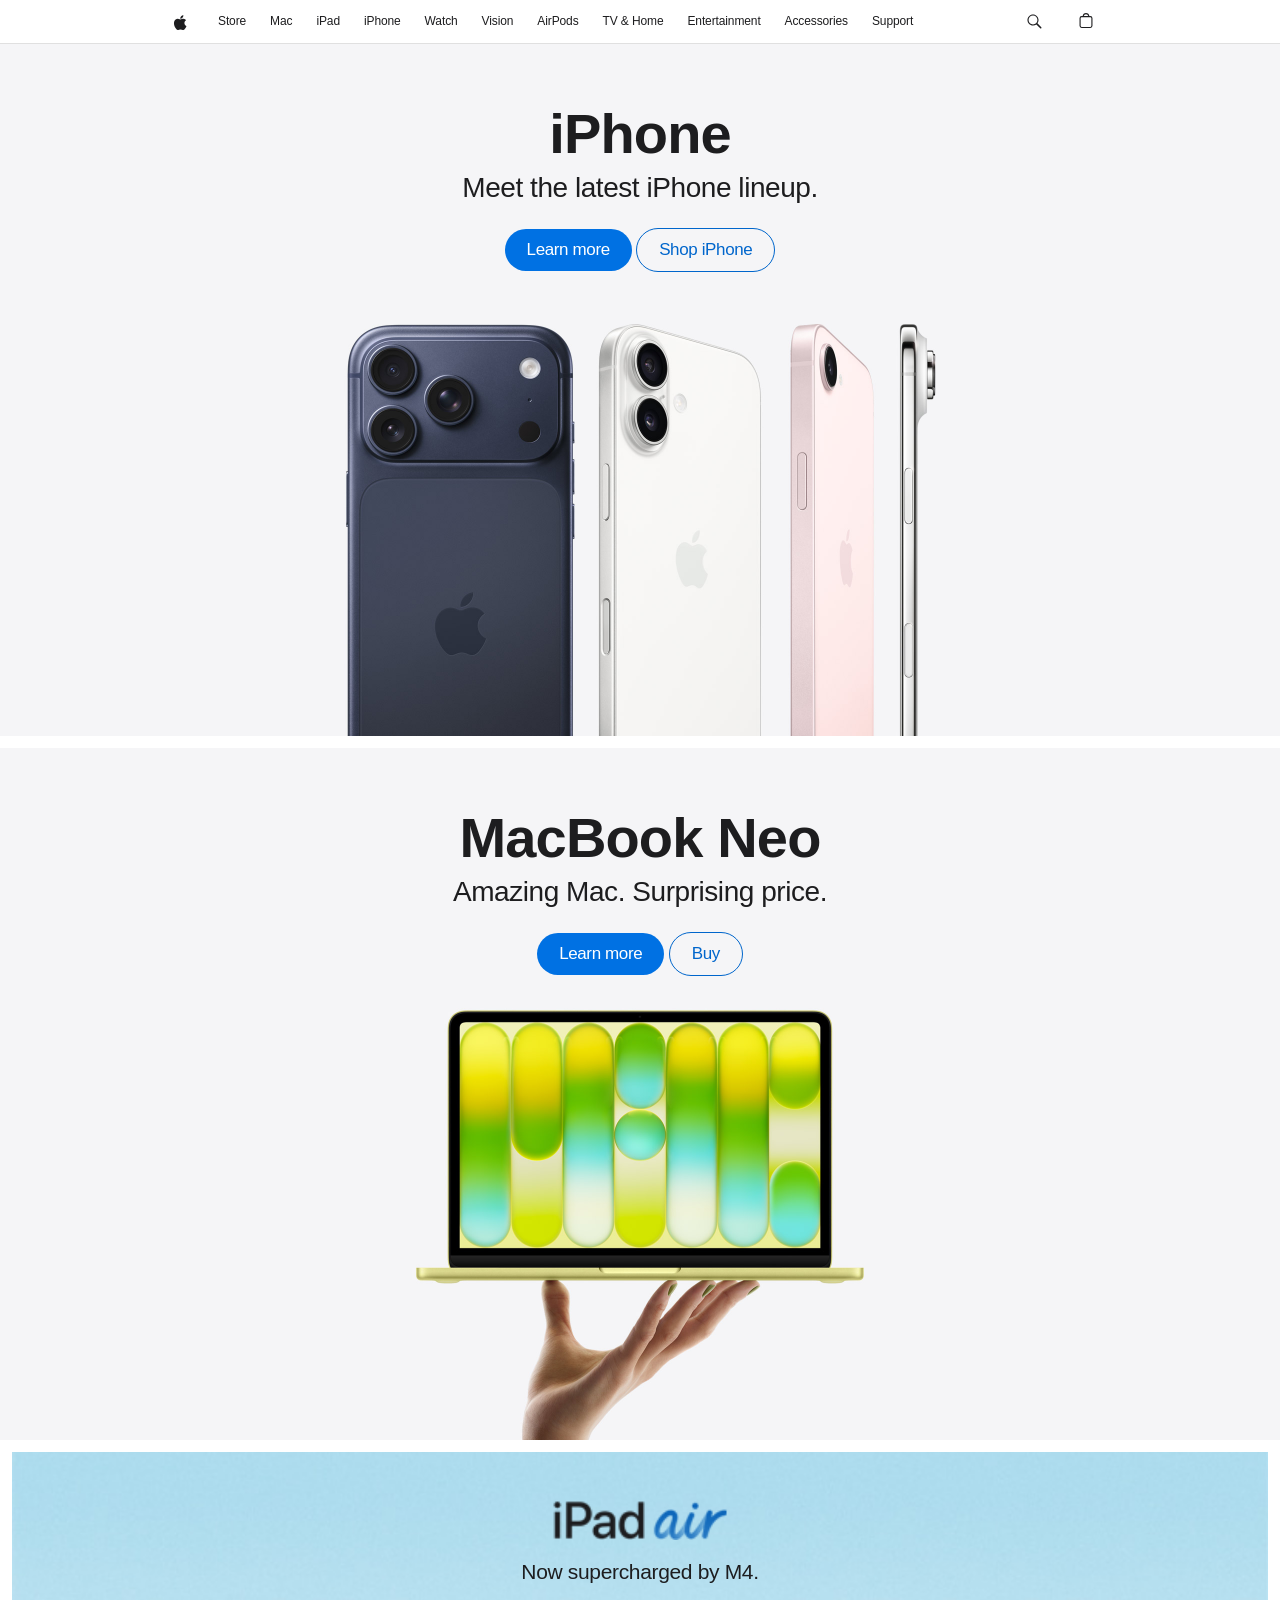
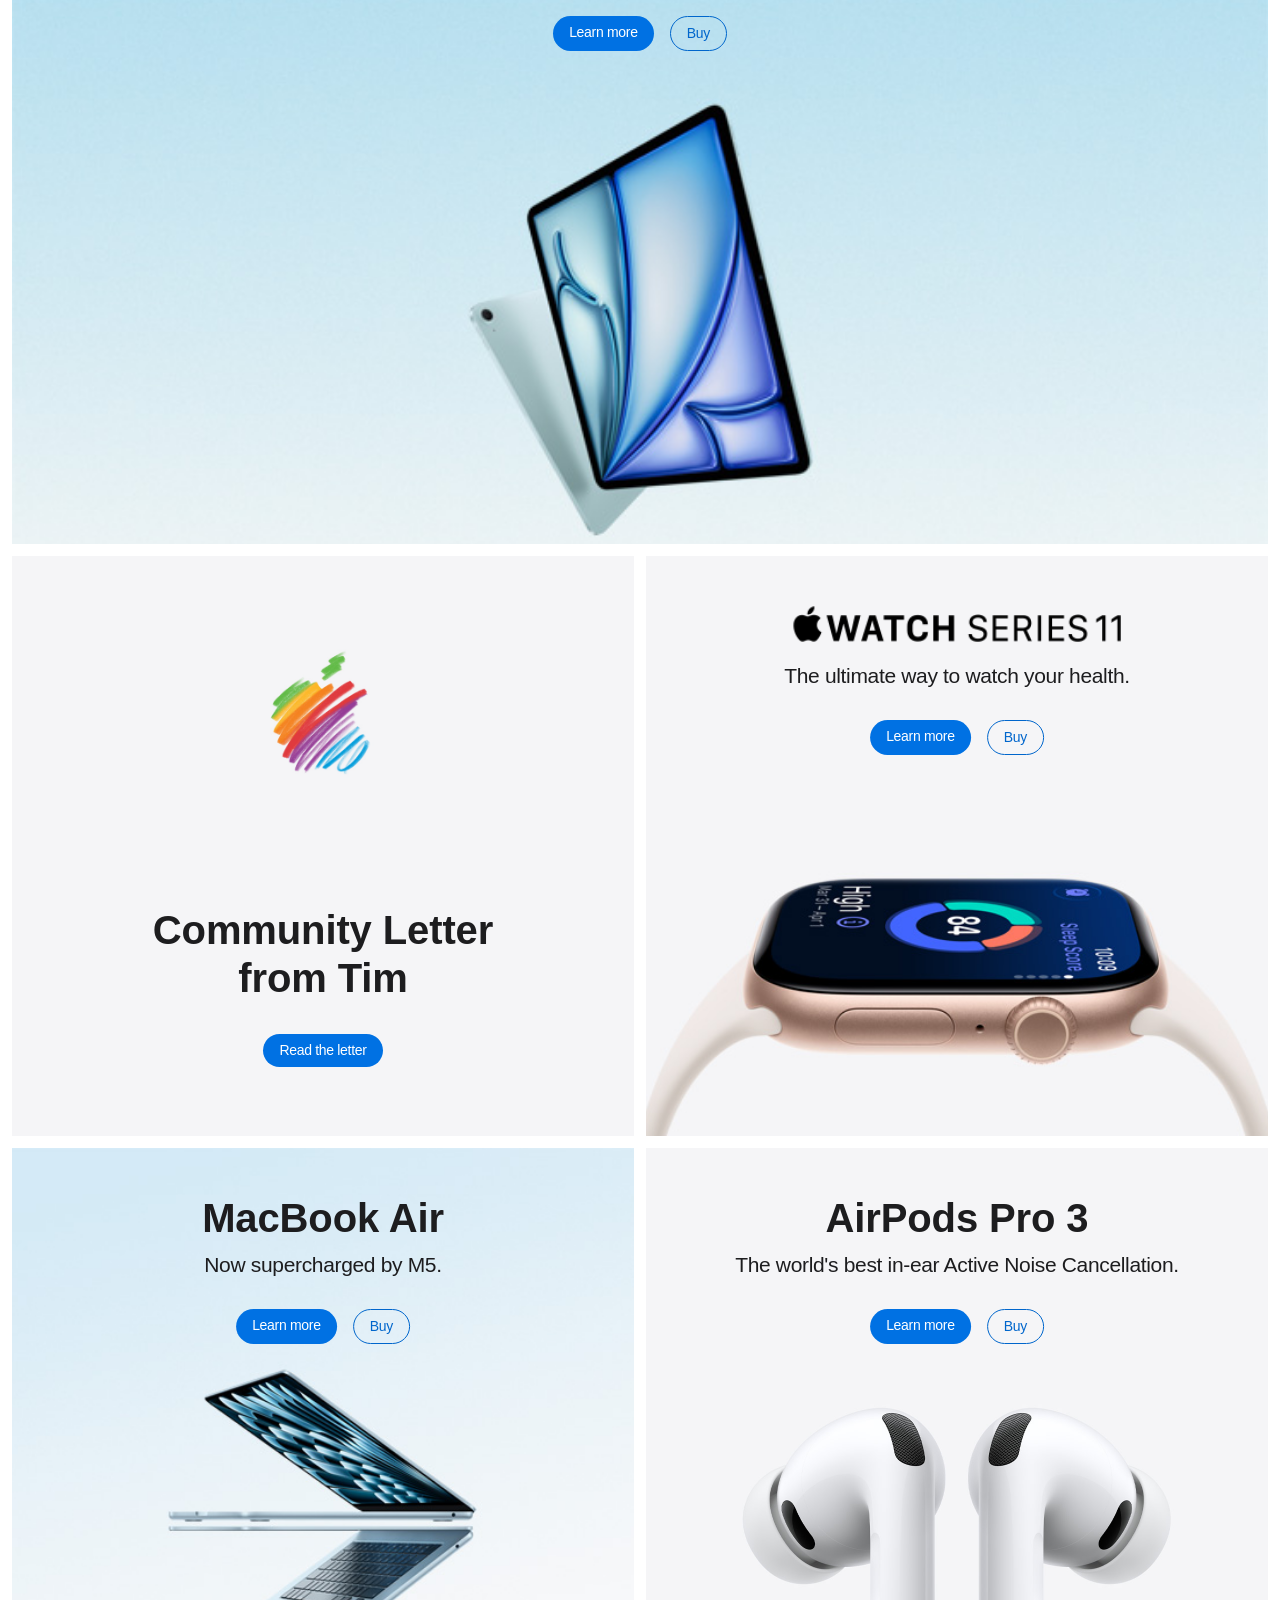
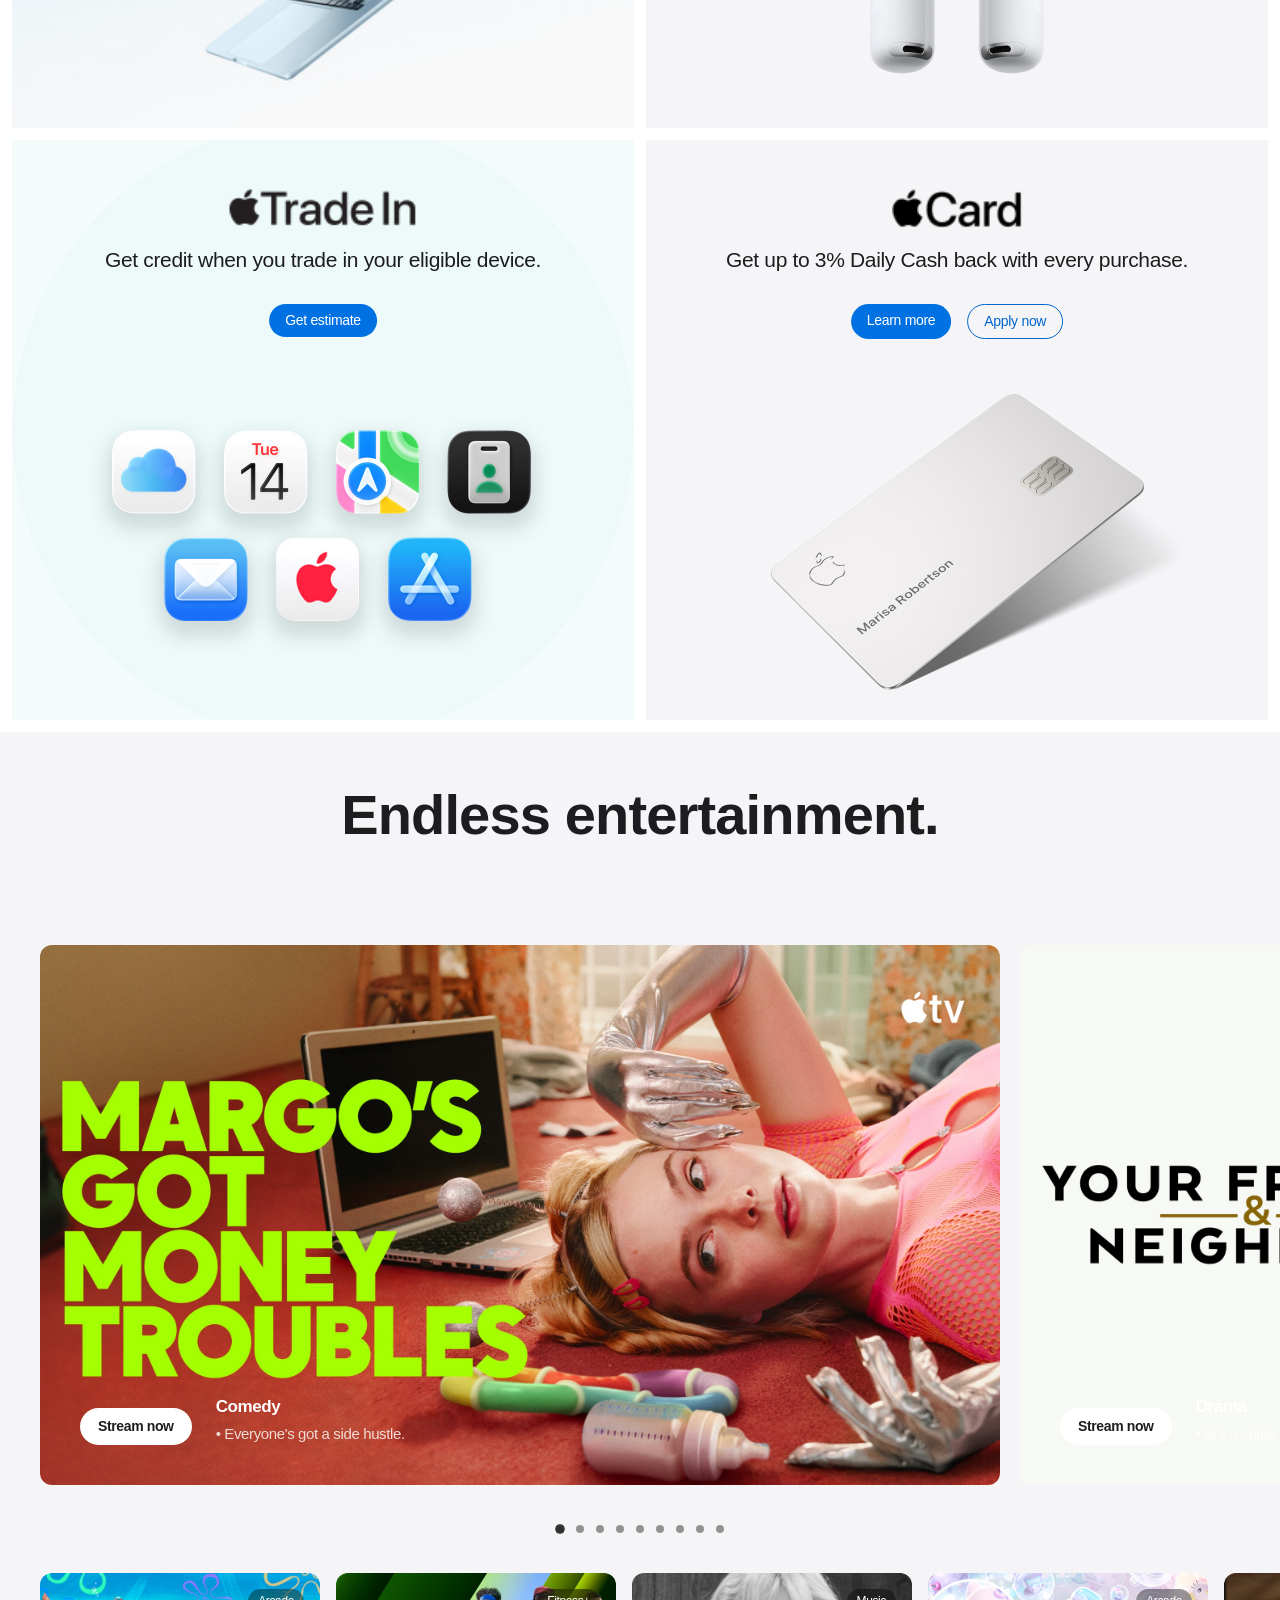
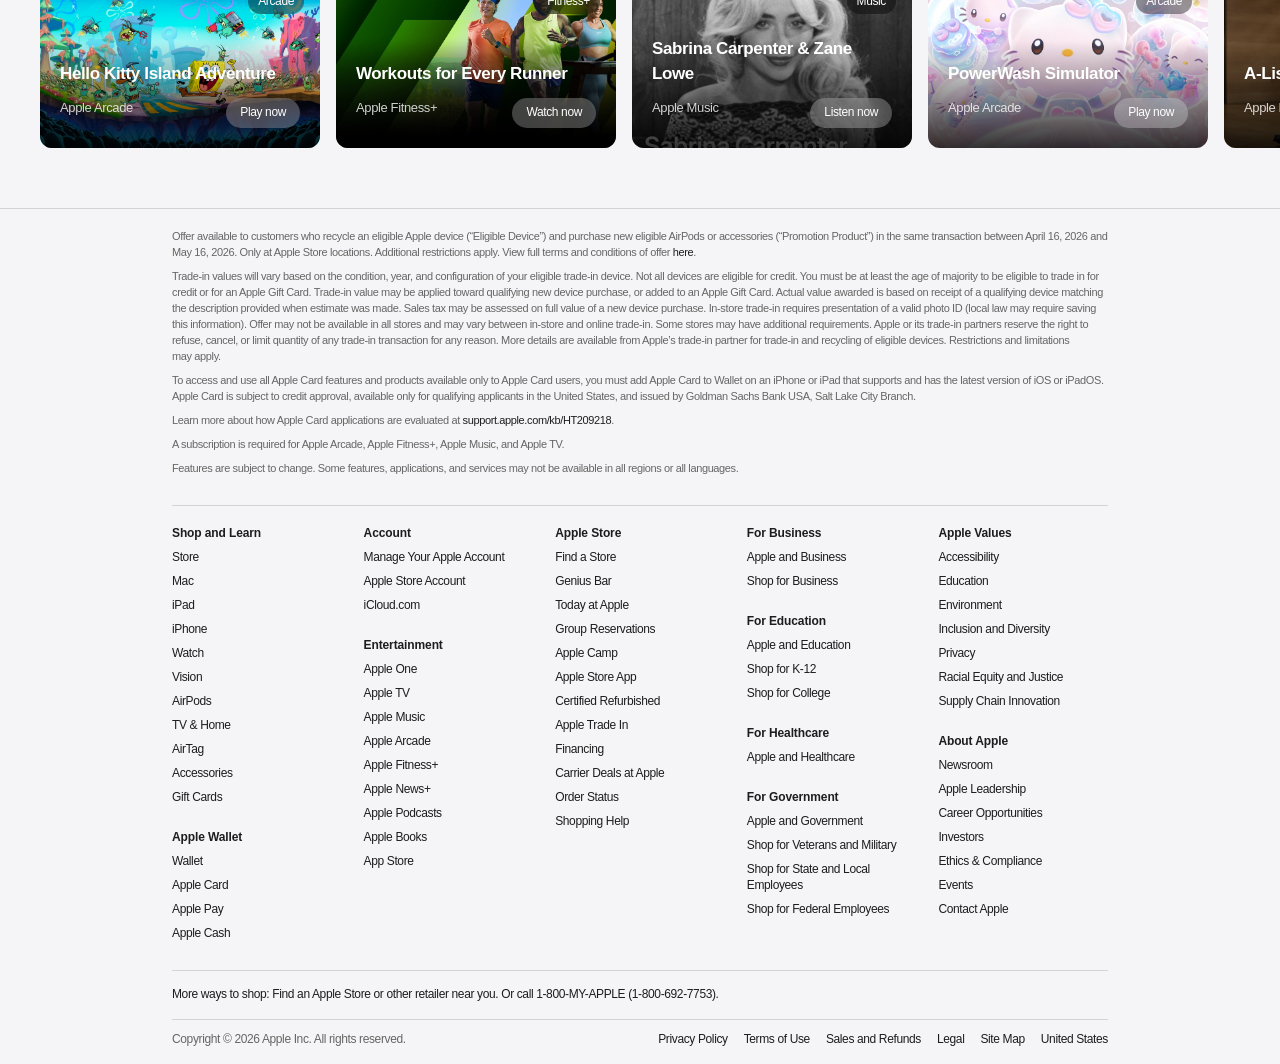
<file: index.html>
<!DOCTYPE html>
<html lang="sv">
<head>
    <meta charset="UTF-8">
    <meta name="viewport" content="width=device-width, initial-scale=1.0">
    <title>Apple</title>
    
    <!-- FontAwesome ikonset -->
    <link rel="stylesheet" href="https://cdnjs.cloudflare.com/ajax/libs/font-awesome/6.5.0/css/all.min.css" />
    
    <!-- Header CSS -->
    <link rel="stylesheet" href="header.css" />
    <!-- Main CSS -->
    <link rel="stylesheet" href="style.css" />
</head>
<body>
    <!-- Header laddas från header.html via JavaScript -->
    <div id="header-container"></div>

    <main class="main">
        <!-- iPhone Hero -->
        <section class="section section-hero">
            <div class="tile-wrapper" data-tile-id="iphone-16">
                <a class="tile-link" href="/iphone-16/"></a>
                <div class="tile-content">
                    <div class="tile-copy-wrapper">
                        <h2 class="tile-headline">iPhone</h2>
                        <p class="tile-subhead">Meet the latest iPhone lineup.</p>
                    </div>
                    <div class="tile-ctas">
                        <a class="button button-elevated" href="/iphone-16/">Learn more</a>
                        <a class="button button-secondary" href="/us/shop/goto/buy_iphone/iphone_16">Shop iPhone</a>
                    </div>
                </div>
                <div class="tile-image-wrapper">
                    <picture>
                        <source media="(max-width: 734px)" srcset="Images/hero_iphone_family__fuz5j2v5xx6y_largetall_2x.jpg">
                        <img src="Images/hero_iphone_family__fuz5j2v5xx6y_largetall_2x.jpg" alt="iPhone">
                    </picture>
                </div>
            </div>
        </section>

        <!-- MacBook Neo Hero -->
        <section class="section section-hero">
            <div class="tile-wrapper" data-tile-id="macbook-neo">
                <a class="tile-link" href="/macbook-neo/"></a>
                <div class="tile-content">
                    <div class="tile-copy-wrapper">
                        <h2 class="tile-headline">MacBook Neo</h2>
                        <p class="tile-subhead">Amazing Mac. Surprising price.</p>
                    </div>
                    <div class="tile-ctas">
                        <a class="button button-elevated" href="/macbook-neo/">Learn more</a>
                        <a class="button button-secondary" href="/us/shop/goto/buy_mac/macbook_neo">Buy</a>
                    </div>
                </div>
                <div class="tile-image-wrapper">
                    <picture>
                        <source media="(max-width: 734px)" srcset="Images/hero_macbook_neo__gnm3snkti4a6_largetall_2x.jpg">
                        <img src="Images/hero_macbook_neo__gnm3snkti4a6_largetall_2x.jpg" alt="MacBook Neo">
                    </picture>
                </div>
            </div>
        </section>

        <!-- iPad Air Hero -->
        <section class="section section-promo">
            <div class="tile-wrapper" style="grid-column:1/-1; min-height:692px;" data-tile-id="ipad-air-m4">
                <a class="tile-link" href="/ipad-air/"></a>
                <div class="tile-content">
                    <div class="tile-copy-wrapper">
                        <div class="tile-logo"><img src="Images/logos/promo_logo_ipad_air__cxpnwthgj5yu_small.png" alt="iPad Air"></div>
                        <p class="tile-subhead">Now supercharged by M4.</p>
                    </div>
                    <div class="tile-ctas">
                        <a class="button" href="/ipad-air/">Learn more</a>
                        <a class="button button-secondary" href="/us/shop/goto/buy_ipad/ipad_air">Buy</a>
                    </div>
                </div>
                <div class="tile-image-wrapper">
                    <picture>
                        <source media="(max-width: 734px)" srcset="Images/promo_ipad_air_m4__f9ie3h3pzr6m_small.jpg">
                        <img src="Images/promo_ipad_air_m4__f9ie3h3pzr6m_large_2x.jpg" alt="iPad Air">
                    </picture>
                </div>
            </div>
        </section>

        <!-- Community Letter + Apple Watch -->
        <section class="section section-promo">
            <div class="tile-wrapper" data-tile-id="community-letter">
                <a class="tile-link" href="#"></a>
                <div class="tile-content">
                    <div class="tile-copy-wrapper">
                        <div class="tile-headline logo-image"><img src="Images/logobig.jpg" alt="Apple"></div>
                        <p class="tile-headline">Community Letter<br>from Tim</p>
                    </div>
                    <div class="tile-ctas"><a class="button" href="#">Read the letter</a></div>
                </div>
            </div>
            <div class="tile-wrapper" data-tile-id="apple-watch-series-11-small">
                <a class="tile-link" href="/apple-watch-series-11/"></a>
                <div class="tile-content">
                    <div class="tile-copy-wrapper">
                        <div class="tile-logo"><img src="Images/promo_logo_apple_watch_series_11__d9br21pxygya_large.png" alt="Apple Watch"></div>
                        <p class="tile-subhead">The ultimate way to watch your health.</p>
                    </div>
                    <div class="tile-ctas">
                        <a class="button" href="/apple-watch-series-11/">Learn more</a>
                        <a class="button button-secondary" href="/us/shop/goto/buy_watch/apple_watch_series_11">Buy</a>
                    </div>
                </div>
                <div class="tile-image-wrapper"><picture>
                        <source media="(max-width: 734px)" srcset="Images/promo_apple_watch_series_11__b63hxviqvonm_small.jpg">
                        <img src="Images/hero_apple_watch_series_11__bdz1mml4dx6q_largetall_2x.jpg" alt="Apple Watch">
                    </picture></div>
            </div>
        </section>

        <!-- MacBook Air + AirPods Pro 3 -->
        <section class="section section-promo">
            <div class="tile-wrapper" data-tile-id="macbook-air-small">
                <a class="tile-link" href="/macbook-air/"></a>
                <div class="tile-content">
                    <div class="tile-copy-wrapper">
                        <h3 class="tile-headline">MacBook Air</h3>
                        <p class="tile-subhead">Now supercharged by M5.</p>
                    </div>
                    <div class="tile-ctas">
                        <a class="button" href="/macbook-air/">Learn more</a>
                        <a class="button button-secondary" href="/us/shop/goto/buy_mac/macbook_air">Buy</a>
                    </div>
                </div>
                <div class="tile-image-wrapper"><picture>
                        <source media="(max-width: 734px)" srcset="Images/promo_macbook_air_m5__dibaetiq7nu6_small.jpg">
                        <img src="Images/promo_macbook_air_m5__dibaetiq7nu6_large_2x.jpg" alt="MacBook Air">
                    </picture></div>
            </div>
            <div class="tile-wrapper" data-tile-id="airpods-pro-3">
                <a class="tile-link" href="/airpods-pro/"></a>
                <div class="tile-content">
                    <div class="tile-copy-wrapper">
                        <h3 class="tile-headline">AirPods Pro 3</h3>
                        <p class="tile-subhead">The world's best in-ear Active Noise Cancellation.</p>
                    </div>
                    <div class="tile-ctas">
                        <a class="button" href="/airpods-pro/">Learn more</a>
                        <a class="button button-secondary" href="/us/shop/goto/buy_airpods/airpods_pro_3">Buy</a>
                    </div>
                </div>
                <div class="tile-image-wrapper"><picture>
                        <source media="(max-width: 734px)" srcset="Images/promo_airpodspro_3__f6xmza7bglei_large_2x.jpg">
                        <img src="Images/promo_airpodspro_3__f6xmza7bglei_large_2x.jpg" alt="AirPods Pro 3">
                    </picture></div>
            </div>
        </section>

        <!-- Trade In + Apple Card -->
        <section class="section section-promo">
            <div class="tile-wrapper" data-tile-id="trade-in">
                <a class="tile-link" href="/trade-in/"></a>
                <div class="tile-content">
                    <div class="tile-copy-wrapper">
                        <div class="tile-logo"><img src="Images/logos/promo_logo_iphone_tradein__7y3gtai5az66_small.png" alt="Trade In"></div>
                        <p class="tile-subhead">Get credit when you trade in your eligible device.</p>
                    </div>
                    <div class="tile-ctas"><a class="button" href="/trade-in/">Get estimate</a></div>
                </div>
                <div class="tile-image-wrapper"><picture>
                        <source media="(max-width: 734px)" srcset="Images/promo_apple_business__fi88n3dz0emq_large_2x.jpg">
                        <img src="Images/promo_apple_business__fi88n3dz0emq_large_2x.jpg" alt="Trade In">
                    </picture></div>
            </div>
            <div class="tile-wrapper" data-tile-id="apple-card">
                <a class="tile-link" href="/apple-card/"></a>
                <div class="tile-content">
                    <div class="tile-copy-wrapper">
                        <div class="tile-logo"><img src="Images/logos/logo__dcojfwkzna2q_small.png" alt="Apple Card"></div>
                        <p class="tile-subhead">Get up to 3% Daily Cash back with every purchase.</p>
                    </div>
                    <div class="tile-ctas">
                        <a class="button" href="/apple-card/">Learn more</a>
                        <a class="button button-secondary" href="/apple-card/apply">Apply now</a>
                    </div>
                </div>
                <div class="tile-image-wrapper"><img src="Images/promo_apple_card__5cm7draujpey_large_2x.jpg" alt="Apple Card"></div>
            </div>
        </section>

        <!-- Endless Entertainment -->
        <section class="section-endless-entertainment-gallery">
            <div class="media-gallery-headline-container">
                <h2 class="media-gallery-headline">Endless entertainment.</h2>
            </div>
            <div class="entertainment-slider-container">
                <div class="entertainment-large-card" id="slide1"><img src="Images/Endlessentertainment/bild1.jpg" alt=""><div class="entertainment-large-card-info"><a href="#" class="entertainment-btn-white">Stream now</a><div class="entertainment-card-text"><span class="entertainment-card-category">Comedy</span><span class="entertainment-card-desc">• Everyone's got a side hustle.</span></div></div></div>
                <div class="entertainment-large-card" id="slide2"><img src="Images/Endlessentertainment/bild2.jpg" alt=""><div class="entertainment-large-card-info"><a href="#" class="entertainment-btn-white">Stream now</a><div class="entertainment-card-text"><span class="entertainment-card-category">Drama</span><span class="entertainment-card-desc">• Is it a crime to want more?</span></div></div></div>
                <div class="entertainment-large-card" id="slide3"><img src="Images/Endlessentertainment/bild3.jpg" alt=""><div class="entertainment-large-card-info"><a href="#" class="entertainment-btn-white">Watch now</a><div class="entertainment-card-text"><span class="entertainment-card-category">Sports</span><span class="entertainment-card-desc">• Every Grand Prix™, live.</span></div></div></div>
                <div class="entertainment-large-card" id="slide4"><img src="Images/Endlessentertainment/bild4.jpg" alt=""><div class="entertainment-large-card-info"><a href="#" class="entertainment-btn-white">Stream now</a><div class="entertainment-card-text"><span class="entertainment-card-category">Crime</span><span class="entertainment-card-desc">• New season.</span></div></div></div>
                <div class="entertainment-large-card" id="slide5"><img src="Images/Endlessentertainment/bild5.jpg" alt=""><div class="entertainment-large-card-info"><a href="#" class="entertainment-btn-white">Watch now</a><div class="entertainment-card-text"><span class="entertainment-card-category">Sports</span><span class="entertainment-card-desc">• Watch every club, every match.</span></div></div></div>
                <div class="entertainment-large-card" id="slide6"><img src="Images/Endlessentertainment/bild6.jpg" alt=""><div class="entertainment-large-card-info"><a href="#" class="entertainment-btn-white">Stream now</a><div class="entertainment-card-text"><span class="entertainment-card-category">Thriller</span><span class="entertainment-card-desc">• They shared everything but the truth.</span></div></div></div>
                <div class="entertainment-large-card" id="slide7"><img src="Images/Endlessentertainment/bild7.jpg" alt=""><div class="entertainment-large-card-info"><a href="#" class="entertainment-btn-white">See schedule</a><div class="entertainment-card-text"><span class="entertainment-card-category">Sports</span><span class="entertainment-card-desc">• Live MLB games, every Friday.</span></div></div></div>
                <div class="entertainment-large-card" id="slide8"><img src="Images/Endlessentertainment/bild8.jpg" alt=""><div class="entertainment-large-card-info"><a href="#" class="entertainment-btn-white">Stream now</a><div class="entertainment-card-text"><span class="entertainment-card-category">Comedy</span><span class="entertainment-card-desc">• Getting it together. Together.</span></div></div></div>
                <div class="entertainment-large-card" id="slide9"><img src="Images/Endlessentertainment/bild10.jpg" alt=""><div class="entertainment-large-card-info"><a href="#" class="entertainment-btn-white">Stream now</a><div class="entertainment-card-text"><span class="entertainment-card-category">Adventure</span><span class="entertainment-card-desc">• A new threat will surface.</span></div></div></div>
            </div>
            <div class="media-gallery-dotnav">
                <ul class="dotnav-items">
                    <li class="dotnav-item current"><a href="#slide1" class="dotnav-link"><span class="visuallyhidden">1</span></a></li>
                    <li class="dotnav-item"><a href="#slide2" class="dotnav-link"><span class="visuallyhidden">2</span></a></li>
                    <li class="dotnav-item"><a href="#slide3" class="dotnav-link"><span class="visuallyhidden">3</span></a></li>
                    <li class="dotnav-item"><a href="#slide4" class="dotnav-link"><span class="visuallyhidden">4</span></a></li>
                    <li class="dotnav-item"><a href="#slide5" class="dotnav-link"><span class="visuallyhidden">5</span></a></li>
                    <li class="dotnav-item"><a href="#slide6" class="dotnav-link"><span class="visuallyhidden">6</span></a></li>
                    <li class="dotnav-item"><a href="#slide7" class="dotnav-link"><span class="visuallyhidden">7</span></a></li>
                    <li class="dotnav-item"><a href="#slide8" class="dotnav-link"><span class="visuallyhidden">8</span></a></li>
                    <li class="dotnav-item"><a href="#slide9" class="dotnav-link"><span class="visuallyhidden">9</span></a></li>
                </ul>
            </div>
            <div class="entertainment-small-grid">
                <div class="entertainment-small-item"><a href="#" class="entertainment-small-link"></a><img src="Images/Endlessentertainment/bildsmå1.jpg" alt=""><div class="entertainment-small-logo">Arcade</div><div class="entertainment-small-content"><div class="entertainment-small-title">Hello Kitty Island Adventure</div><div class="entertainment-small-footer"><span class="entertainment-small-desc">Apple Arcade</span><a href="#" class="entertainment-small-btn">Play now</a></div></div></div>
                <div class="entertainment-small-item"><a href="#" class="entertainment-small-link"></a><img src="Images/Endlessentertainment/bildsmå2.jpg" alt=""><div class="entertainment-small-logo">Fitness+</div><div class="entertainment-small-content"><div class="entertainment-small-title">Workouts for Every Runner</div><div class="entertainment-small-footer"><span class="entertainment-small-desc">Apple Fitness+</span><a href="#" class="entertainment-small-btn">Watch now</a></div></div></div>
                <div class="entertainment-small-item"><a href="#" class="entertainment-small-link"></a><img src="Images/Endlessentertainment/bildsmå3.jpg" alt=""><div class="entertainment-small-logo">Music</div><div class="entertainment-small-content"><div class="entertainment-small-title">Sabrina Carpenter & Zane Lowe</div><div class="entertainment-small-footer"><span class="entertainment-small-desc">Apple Music</span><a href="#" class="entertainment-small-btn">Listen now</a></div></div></div>
                <div class="entertainment-small-item"><a href="#" class="entertainment-small-link"></a><img src="Images/Endlessentertainment/bildsmå4.jpg" alt=""><div class="entertainment-small-logo">Arcade</div><div class="entertainment-small-content"><div class="entertainment-small-title">PowerWash Simulator</div><div class="entertainment-small-footer"><span class="entertainment-small-desc">Apple Arcade</span><a href="#" class="entertainment-small-btn">Play now</a></div></div></div>
                <div class="entertainment-small-item"><a href="#" class="entertainment-small-link"></a><img src="Images/Endlessentertainment/bildsmå5.jpg" alt=""><div class="entertainment-small-logo">Music</div><div class="entertainment-small-content"><div class="entertainment-small-title">A-List Pop</div><div class="entertainment-small-footer"><span class="entertainment-small-desc">Apple Music</span><a href="#" class="entertainment-small-btn">Listen now</a></div></div></div>
                <div class="entertainment-small-item"><a href="#" class="entertainment-small-link"></a><img src="Images/Endlessentertainment/bildsmå6.jpg" alt=""><div class="entertainment-small-logo">Music</div><div class="entertainment-small-content"><div class="entertainment-small-title">New Music Daily</div><div class="entertainment-small-footer"><span class="entertainment-small-desc">Apple Music</span><a href="#" class="entertainment-small-btn">Listen now</a></div></div></div>
                <div class="entertainment-small-item"><a href="#" class="entertainment-small-link"></a><img src="Images/Endlessentertainment/bildsmå7.jpg" alt=""><div class="entertainment-small-logo">Fitness+</div><div class="entertainment-small-content"><div class="entertainment-small-title">Meditation with JoAnna</div><div class="entertainment-small-footer"><span class="entertainment-small-desc">Apple Fitness+</span><a href="#" class="entertainment-small-btn">Watch now</a></div></div></div>
                <div class="entertainment-small-item"><a href="#" class="entertainment-small-link"></a><img src="Images/Endlessentertainment/bildsmå8.jpg" alt=""><div class="entertainment-small-logo">Arcade</div><div class="entertainment-small-content"><div class="entertainment-small-title">SpongeBob: Patty Pursuit 2</div><div class="entertainment-small-footer"><span class="entertainment-small-desc">Apple Arcade</span><a href="#" class="entertainment-small-btn">Play now</a></div></div></div>
                <div class="entertainment-small-item"><a href="#" class="entertainment-small-link"></a><img src="Images/Endlessentertainment/bildsmå9.jpg" alt=""><div class="entertainment-small-logo">Fitness+</div><div class="entertainment-small-content"><div class="entertainment-small-title">Pilates with Marimba</div><div class="entertainment-small-footer"><span class="entertainment-small-desc">Apple Fitness+</span><a href="#" class="entertainment-small-btn">Watch now</a></div></div></div>
            </div>
        </section>
    </main>

    <!-- APPLE GLOBAL FOOTER -->
    <footer class="ac-gf">
        <div class="ac-gf-content">
            <h2 class="ac-gf-label">Apple Footer</h2>
            <section class="ac-gf-sosumi">
                <ol>
                    <li>Offer available to customers who recycle an eligible Apple device (“Eligible Device”) and purchase new eligible AirPods or accessories (“Promotion Product”) in the same transaction between April 16, 2026 and May 16, 2026. Only at Apple Store locations. Additional restrictions apply. View full terms and conditions of offer <a href="/promo/">here</a>.</li>
                    <li>Trade‑in values will vary based on the condition, year, and configuration of your eligible trade‑in device. Not all devices are eligible for credit. You must be at least the age of majority to be eligible to trade in for credit or for an Apple Gift Card. Trade‑in value may be applied toward qualifying new device purchase, or added to an Apple Gift Card. Actual value awarded is based on receipt of a qualifying device matching the description provided when estimate was made. Sales tax may be assessed on full value of a new device purchase. In‑store trade‑in requires presentation of a valid photo ID (local law may require saving this information). Offer may not be available in all stores and may vary between in‑store and online trade‑in. Some stores may have additional requirements. Apple or its trade‑in partners reserve the right to refuse, cancel, or limit quantity of any trade‑in transaction for any reason. More details are available from Apple’s trade-in partner for trade‑in and recycling of eligible devices. Restrictions and limitations may apply.</li>
                </ol>
                <ul>
                    <li>To access and use all Apple Card features and products available only to Apple Card users, you must add Apple Card to Wallet on an iPhone or iPad that supports and has the latest version of iOS or iPadOS. Apple Card is subject to credit approval, available only for qualifying applicants in the United States, and issued by Goldman Sachs Bank USA, Salt Lake City Branch.</li>
                    <li>Learn more about how Apple Card applications are evaluated at <a href="https://support.apple.com/kb/HT209218">support.apple.com/kb/HT209218</a>.</li>
                    <li>A subscription is required for Apple Arcade, Apple Fitness+, Apple Music, and Apple TV.</li>
                    <li>Features are subject to change. Some features, applications, and services may not be available in all regions or all languages.</li>
                </ul>
            </section>
            <nav class="ac-gf-directory">
                <div class="ac-gf-directory-column">
                    <div class="ac-gf-directory-column-section"><h3>Shop and Learn</h3><ul><li><a href="/store">Store</a></li><li><a href="/mac">Mac</a></li><li><a href="/ipad">iPad</a></li><li><a href="/iphone">iPhone</a></li><li><a href="/watch">Watch</a></li><li><a href="/apple-vision-pro">Vision</a></li><li><a href="/airpods">AirPods</a></li><li><a href="/tv-home">TV & Home</a></li><li><a href="/airtag">AirTag</a></li><li><a href="/accessories">Accessories</a></li><li><a href="/gift-cards">Gift Cards</a></li></ul></div>
                    <div class="ac-gf-directory-column-section"><h3>Apple Wallet</h3><ul><li><a href="/wallet">Wallet</a></li><li><a href="/apple-card">Apple Card</a></li><li><a href="/apple-pay">Apple Pay</a></li><li><a href="/apple-cash">Apple Cash</a></li></ul></div>
                </div>
                <div class="ac-gf-directory-column">
                    <div class="ac-gf-directory-column-section"><h3>Account</h3><ul><li><a href="https://account.apple.com">Manage Your Apple Account</a></li><li><a href="/store/account">Apple Store Account</a></li><li><a href="https://icloud.com">iCloud.com</a></li></ul></div>
                    <div class="ac-gf-directory-column-section"><h3>Entertainment</h3><ul><li><a href="/apple-one">Apple One</a></li><li><a href="/apple-tv">Apple TV</a></li><li><a href="/apple-music">Apple Music</a></li><li><a href="/apple-arcade">Apple Arcade</a></li><li><a href="/apple-fitness-plus">Apple Fitness+</a></li><li><a href="/apple-news">Apple News+</a></li><li><a href="/apple-podcasts">Apple Podcasts</a></li><li><a href="/apple-books">Apple Books</a></li><li><a href="/app-store">App Store</a></li></ul></div>
                </div>
                <div class="ac-gf-directory-column">
                    <div class="ac-gf-directory-column-section"><h3>Apple Store</h3><ul><li><a href="/retail">Find a Store</a></li><li><a href="/retail/geniusbar">Genius Bar</a></li><li><a href="/today">Today at Apple</a></li><li><a href="/today/groups">Group Reservations</a></li><li><a href="/today/camp">Apple Camp</a></li><li><a href="https://apps.apple.com/us/app/apple-store/id375380948">Apple Store App</a></li><li><a href="/refurbished">Certified Refurbished</a></li><li><a href="/trade-in">Apple Trade In</a></li><li><a href="/financing">Financing</a></li><li><a href="/carrier-offers">Carrier Deals at Apple</a></li><li><a href="/order-status">Order Status</a></li><li><a href="/help">Shopping Help</a></li></ul></div>
                </div>
                <div class="ac-gf-directory-column">
                    <div class="ac-gf-directory-column-section"><h3>For Business</h3><ul><li><a href="/business">Apple and Business</a></li><li><a href="/retail/business">Shop for Business</a></li></ul></div>
                    <div class="ac-gf-directory-column-section"><h3>For Education</h3><ul><li><a href="/education">Apple and Education</a></li><li><a href="/education/k12/how-to-buy">Shop for K-12</a></li><li><a href="/shop/education">Shop for College</a></li></ul></div>
                    <div class="ac-gf-directory-column-section"><h3>For Healthcare</h3><ul><li><a href="/healthcare">Apple and Healthcare</a></li></ul></div>
                    <div class="ac-gf-directory-column-section"><h3>For Government</h3><ul><li><a href="/government">Apple and Government</a></li><li><a href="/shop/veterans-military">Shop for Veterans and Military</a></li><li><a href="/shop/state-local">Shop for State and Local Employees</a></li><li><a href="/shop/federal">Shop for Federal Employees</a></li></ul></div>
                </div>
                <div class="ac-gf-directory-column">
                    <div class="ac-gf-directory-column-section"><h3>Apple Values</h3><ul><li><a href="/accessibility">Accessibility</a></li><li><a href="/education-initiative">Education</a></li><li><a href="/environment">Environment</a></li><li><a href="/diversity">Inclusion and Diversity</a></li><li><a href="/privacy">Privacy</a></li><li><a href="/racial-equity-justice">Racial Equity and Justice</a></li><li><a href="/supply-chain">Supply Chain Innovation</a></li></ul></div>
                    <div class="ac-gf-directory-column-section"><h3>About Apple</h3><ul><li><a href="/newsroom">Newsroom</a></li><li><a href="/leadership">Apple Leadership</a></li><li><a href="/careers">Career Opportunities</a></li><li><a href="https://investor.apple.com">Investors</a></li><li><a href="/compliance">Ethics & Compliance</a></li><li><a href="/apple-events">Events</a></li><li><a href="/contact">Contact Apple</a></li></ul></div>
                </div>
            </nav>
            <section class="ac-gf-footer">
                <div class="ac-gf-footer-shop">More ways to shop: <a href="/retail/">Find an Apple Store</a> or <a href="https://locate.apple.com/">other retailer</a> near you. <span class="nowrap">Or call <a href="tel:1-800-692-7753">1-800-MY-APPLE</a> (1-800-692-7753).</span></div>
                <div class="ac-gf-footer-end">
                    <div class="ac-gf-footer-legal">
                        <div class="ac-gf-footer-legal-copyright">Copyright © 2026 Apple Inc. All rights reserved.</div>
                        <ul class="ac-gf-footer-legal-links">
                            <li><a href="/legal/privacy">Privacy Policy</a></li>
                            <li><a href="/legal/internet-services/terms/site.html">Terms of Use</a></li>
                            <li><a href="/shop/help/sales_refunds">Sales and Refunds</a></li>
                            <li><a href="/legal">Legal</a></li>
                            <li><a href="/sitemap">Site Map</a></li>
                        </ul>
                    </div>
                    <div class="ac-gf-footer-locale"><a href="/choose-country-region/">United States</a></div>
                </div>
            </section>
        </div>
    </footer>

    <!-- Ladda header från header.html -->
    <script>
        // Ladda header.html innehål in i header-container
        fetch('header.html')
            .then(response => response.text())
            .then(html => {
                // Extrahera bara body-innehål från header.html
                const parser = new DOMParser();
                const doc = parser.parseFromString(html, 'text/html');
                const headerContent = doc.querySelector('header');
                const headerScript = doc.querySelector('script');
                
                if (headerContent) {
                    document.getElementById('header-container').appendChild(headerContent.cloneNode(true));
                }
                
                // Kör header-scriptets funktionalitet
                if (headerScript) {
                    eval(headerScript.textContent);
                }
            })
            .catch(error => console.error('Kunde inte ladda header:', error));
    </script>

    <script>
        // Slider-funktionalitet för stora kort
        const slider = document.querySelector('.entertainment-slider-container');
        const dots = document.querySelectorAll('.dotnav-link');
        const dotItems = document.querySelectorAll('.dotnav-item');
        if (slider && dots.length) {
            const updateDots = () => {
                const scrollLeft = slider.scrollLeft;
                const itemWidth = slider.querySelector('.entertainment-large-card').offsetWidth + 20;
                const index = Math.round(scrollLeft / itemWidth);
                dotItems.forEach((item, i) => {
                    if (i === index) item.classList.add('current');
                    else item.classList.remove('current');
                });
            };
            slider.addEventListener('scroll', updateDots);
            window.addEventListener('resize', updateDots);
            dots.forEach((dot, idx) => {
                dot.addEventListener('click', (e) => {
                    e.preventDefault();
                    const targetId = dot.getAttribute('href').substring(1);
                    const targetElement = document.getElementById(targetId);
                    if (targetElement) {
                        slider.scrollTo({ left: targetElement.offsetLeft - 40, behavior: 'smooth' });
                    }
                });
            });
            updateDots();
        }
    </script>
</body>
</html>
</file>
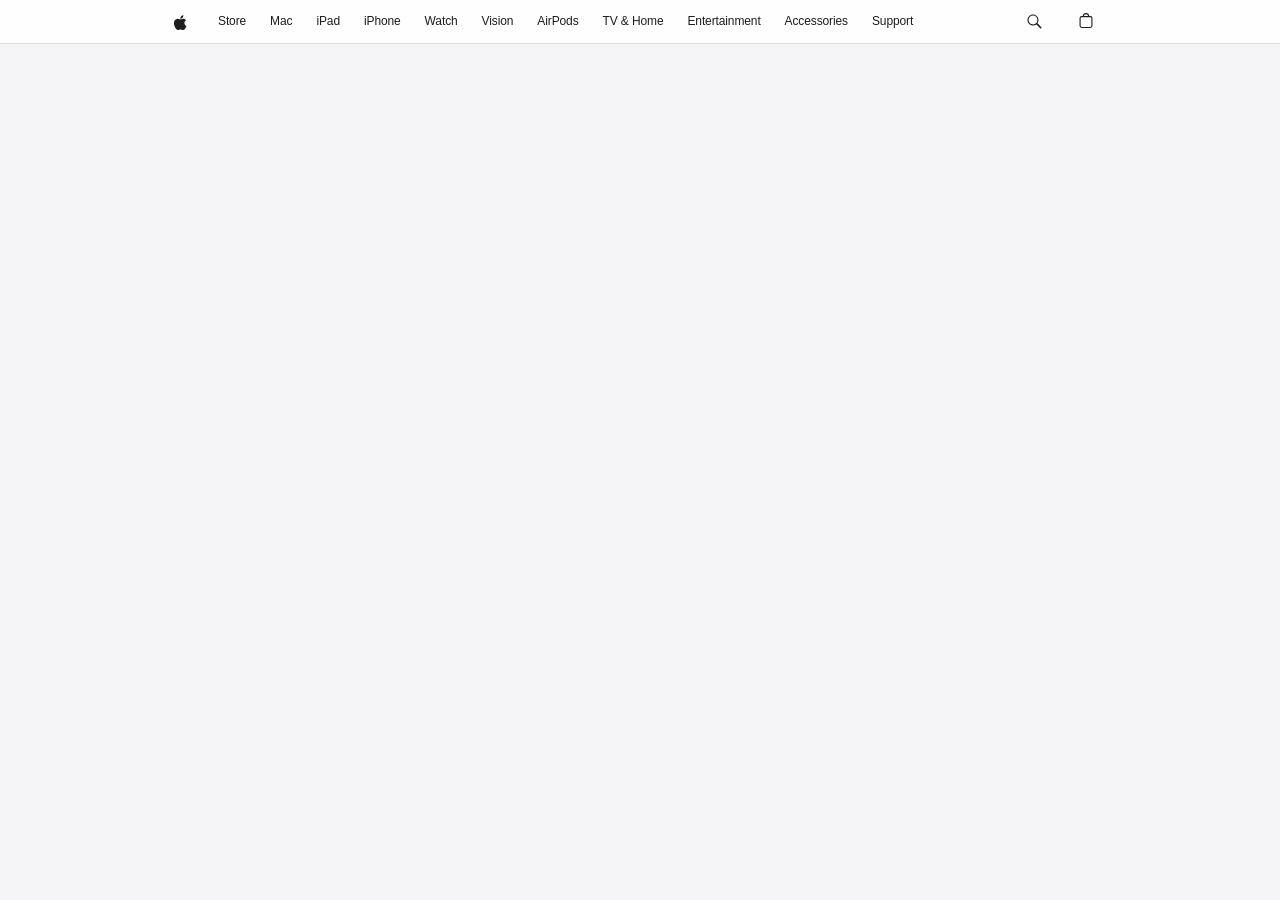
<file: header.html>
<!DOCTYPE html>
<html lang="sv">
<head>
  <meta charset="UTF-8" />
  <meta name="viewport" content="width=device-width, initial-scale=1.0" />
  <title>Apple – Header</title>

  <!-- FontAwesome ikonset (krav för VG) -->
  <link rel="stylesheet" href="https://cdnjs.cloudflare.com/ajax/libs/font-awesome/6.5.0/css/all.min.css" />

  <!-- Extern CSS-fil -->
  <link rel="stylesheet" href="header.css" />
</head>
<body>

  <!-- =============================================
       HEADER / NAVIGERING
  ============================================= -->
  <header class="site-header">
    <nav class="nav-bar" aria-label="Huvudnavigation">

      <div class="nav-inner">

        <!-- Apple-logotyp -->
        <a href="#" class="nav-logo" aria-label="Apple startsida">
          <i class="fa-brands fa-apple"></i>
        </a>

        <!-- Hamburger-knapp (mobil) -->
        <button class="nav-hamburger" aria-label="Öppna meny" aria-expanded="false" id="hamburger">
          <span></span>
          <span></span>
        </button>

        <!-- Navigeringslänkar -->
        <ul class="nav-links" id="nav-links">

          <!-- Store – med dropdown -->
          <li class="nav-item has-dropdown">
            <a href="#" class="nav-link">Store</a>

            <div class="dropdown">
              <div class="dropdown-inner">

                <!-- Kolumn 1: Shop -->
                <div class="dropdown-col">
                  <p class="dropdown-heading">Shop</p>
                  <ul>
                    <li><a class="dropdown-link large" href="#">Shop the Latest</a></li>
                    <li><a class="dropdown-link large" href="#">Mac</a></li>
                    <li><a class="dropdown-link large" href="#">iPad</a></li>
                    <li><a class="dropdown-link large" href="#">iPhone</a></li>
                    <li><a class="dropdown-link large" href="#">Apple Watch</a></li>
                    <li><a class="dropdown-link large" href="#">Apple Vision Pro</a></li>
                    <li><a class="dropdown-link large" href="#">AirPods</a></li>
                    <li><a class="dropdown-link large" href="#">Accessories</a></li>
                  </ul>
                </div>

                <!-- Kolumn 2: Quick Links -->
                <div class="dropdown-col">
                  <p class="dropdown-heading">Quick Links</p>
                  <ul>
                    <li><a class="dropdown-link" href="#">Find a Store</a></li>
                    <li><a class="dropdown-link" href="#">Order Status</a></li>
                    <li><a class="dropdown-link" href="#">Apple Trade In</a></li>
                    <li><a class="dropdown-link" href="#">Financing</a></li>
                    <li><a class="dropdown-link" href="#">Personal Setup</a></li>
                  </ul>
                </div>

                <!-- Kolumn 3: Special Stores -->
                <div class="dropdown-col">
                  <p class="dropdown-heading">Shop Special Stores</p>
                  <ul>
                    <li><a class="dropdown-link" href="#">Certified Refurbished</a></li>
                    <li><a class="dropdown-link" href="#">Education</a></li>
                    <li><a class="dropdown-link" href="#">Business</a></li>
                    <li><a class="dropdown-link" href="#">Veterans and Military</a></li>
                    <li><a class="dropdown-link" href="#">Government</a></li>
                  </ul>
                </div>

              </div>
            </div>
          </li>

          <!-- Mac -->
          <li class="nav-item has-dropdown">
            <a href="#" class="nav-link">Mac</a>
            <div class="dropdown">
              <div class="dropdown-inner">
                <div class="dropdown-col">
                  <p class="dropdown-heading">Utforska Mac</p>
                  <ul>
                    <li><a class="dropdown-link large" href="#">MacBook Air</a></li>
                    <li><a class="dropdown-link large" href="#">MacBook Pro</a></li>
                    <li><a class="dropdown-link large" href="#">iMac</a></li>
                    <li><a class="dropdown-link large" href="#">Mac mini</a></li>
                    <li><a class="dropdown-link large" href="#">Mac Pro</a></li>
                  </ul>
                </div>
                <div class="dropdown-col">
                  <p class="dropdown-heading">Quick Links</p>
                  <ul>
                    <li><a class="dropdown-link" href="#">Jämför</a></li>
                    <li><a class="dropdown-link" href="#">macOS</a></li>
                    <li><a class="dropdown-link" href="#">Apple Trade In</a></li>
                    <li><a class="dropdown-link" href="#">Finansiering</a></li>
                  </ul>
                </div>
              </div>
            </div>
          </li>

          <!-- iPad -->
          <li class="nav-item has-dropdown">
            <a href="#" class="nav-link">iPad</a>
            <div class="dropdown">
              <div class="dropdown-inner">
                <div class="dropdown-col">
                  <p class="dropdown-heading">Utforska iPad</p>
                  <ul>
                    <li><a class="dropdown-link large" href="#">iPad Pro</a></li>
                    <li><a class="dropdown-link large" href="#">iPad Air</a></li>
                    <li><a class="dropdown-link large" href="#">iPad mini</a></li>
                    <li><a class="dropdown-link large" href="#">iPad</a></li>
                  </ul>
                </div>
                <div class="dropdown-col">
                  <p class="dropdown-heading">Tillbehör</p>
                  <ul>
                    <li><a class="dropdown-link" href="#">Apple Pencil</a></li>
                    <li><a class="dropdown-link" href="#">Tangentbord</a></li>
                    <li><a class="dropdown-link" href="#">Fodral</a></li>
                  </ul>
                </div>
              </div>
            </div>
          </li>

          <!-- iPhone -->
          <li class="nav-item has-dropdown">
            <a href="#" class="nav-link">iPhone</a>
            <div class="dropdown">
              <div class="dropdown-inner">
                <div class="dropdown-col">
                  <p class="dropdown-heading">Utforska iPhone</p>
                  <ul>
                    <li><a class="dropdown-link large" href="#">iPhone 16 Pro</a></li>
                    <li><a class="dropdown-link large" href="#">iPhone 16</a></li>
                    <li><a class="dropdown-link large" href="#">iPhone 15</a></li>
                    <li><a class="dropdown-link large" href="#">Jämför</a></li>
                  </ul>
                </div>
                <div class="dropdown-col">
                  <p class="dropdown-heading">Quick Links</p>
                  <ul>
                    <li><a class="dropdown-link" href="#">Apple Trade In</a></li>
                    <li><a class="dropdown-link" href="#">Finansiering</a></li>
                    <li><a class="dropdown-link" href="#">iPhone Tillbehör</a></li>
                  </ul>
                </div>
              </div>
            </div>
          </li>

          <!-- Watch -->
          <li class="nav-item has-dropdown">
            <a href="#" class="nav-link">Watch</a>
            <div class="dropdown">
              <div class="dropdown-inner">
                <div class="dropdown-col">
                  <p class="dropdown-heading">Utforska Watch</p>
                  <ul>
                    <li><a class="dropdown-link large" href="#">Apple Watch Series 11</a></li>
                    <li><a class="dropdown-link large" href="#">Apple Watch Ultra 2</a></li>
                    <li><a class="dropdown-link large" href="#">Apple Watch SE</a></li>
                  </ul>
                </div>
              </div>
            </div>
          </li>

          <!-- Vision -->
          <li class="nav-item">
            <a href="#" class="nav-link">Vision</a>
          </li>

          <!-- AirPods -->
          <li class="nav-item has-dropdown">
            <a href="#" class="nav-link">AirPods</a>
            <div class="dropdown">
              <div class="dropdown-inner">
                <div class="dropdown-col">
                  <p class="dropdown-heading">Utforska AirPods</p>
                  <ul>
                    <li><a class="dropdown-link large" href="#">AirPods 4</a></li>
                    <li><a class="dropdown-link large" href="#">AirPods Pro 2</a></li>
                    <li><a class="dropdown-link large" href="#">AirPods Max</a></li>
                  </ul>
                </div>
              </div>
            </div>
          </li>

          <!-- TV & Home -->
          <li class="nav-item">
            <a href="#" class="nav-link">TV &amp; Home</a>
          </li>

          <!-- Entertainment -->
          <li class="nav-item">
            <a href="#" class="nav-link">Entertainment</a>
          </li>

          <!-- Accessories -->
          <li class="nav-item">
            <a href="#" class="nav-link">Accessories</a>
          </li>

          <!-- Support -->
          <li class="nav-item">
            <a href="/support.html" class="nav-link">Support</a>
          </li>

        </ul>

        <!-- Ikoner: sök + varukorg -->
        <div class="nav-icons">
          <a href="#" class="nav-icon-link" aria-label="Sök">
            <svg xmlns="http://www.w3.org/2000/svg" width="15px" height="44px" viewBox="0 0 15 44"><path d="M14.298,27.202l-3.87-3.87c0.701-0.929,1.122-2.081,1.122-3.332c0-3.06-2.489-5.55-5.55-5.55c-3.06,0-5.55,2.49-5.55,5.55 c0,3.061,2.49,5.55,5.55,5.55c1.251,0,2.403-0.421,3.332-1.122l3.87,3.87c0.151,0.151,0.35,0.228,0.548,0.228 s0.396-0.076,0.548-0.228C14.601,27.995,14.601,27.505,14.298,27.202z M1.55,20c0-2.454,1.997-4.45,4.45-4.45 c2.454,0,4.45,1.997,4.45,4.45S8.454,24.45,6,24.45C3.546,24.45,1.55,22.454,1.55,20z" fill="currentColor"></path></svg>
          </a>
          <a href="#" class="nav-icon-link" aria-label="Varukorg">
            <svg height="44" viewBox="0 0 14 44" width="14" xmlns="http://www.w3.org/2000/svg"><path d="m11.3535 16.0283h-1.0205a3.4229 3.4229 0 0 0 -3.333-2.9648 3.4229 3.4229 0 0 0 -3.333 2.9648h-1.02a2.1184 2.1184 0 0 0 -2.117 2.1162v7.7155a2.1186 2.1186 0 0 0 2.1162 2.1167h8.707a2.1186 2.1186 0 0 0 2.1168-2.1167v-7.7155a2.1184 2.1184 0 0 0 -2.1165-2.1162zm-4.3535-1.8652a2.3169 2.3169 0 0 1 2.2222 1.8652h-4.4444a2.3169 2.3169 0 0 1 2.2222-1.8652zm5.37 11.6969a1.0182 1.0182 0 0 1 -1.0166 1.0171h-8.7069a1.0182 1.0182 0 0 1 -1.0165-1.0171v-7.7155a1.0178 1.0178 0 0 1 1.0166-1.0166h8.707a1.0178 1.0178 0 0 1 1.0164 1.0166z" fill="currentColor"></path></svg>
          </a>
        </div>

      </div>
    </nav>

    <!-- Close-knapp i meny (mobil) - UTANFÖR nav-bar -->
    <button class="nav-close" aria-label="Stäng meny" id="close-btn">
      <i class="fa-solid fa-xmark"></i>
    </button>
  </header>

  <!-- JavaScript för hamburger (mobil) -->
  <script>
    const hamburger = document.getElementById('hamburger');
    const closeBtn = document.getElementById('close-btn');
    const navLinks = document.getElementById('nav-links');
    const navItems = document.querySelectorAll('.nav-link');

    // Öppna meny
    hamburger.addEventListener('click', () => {
      navLinks.classList.add('open');
      hamburger.classList.add('active');
      hamburger.setAttribute('aria-expanded', 'true');
    });

    // Stäng meny
    closeBtn.addEventListener('click', () => {
      navLinks.classList.remove('open');
      hamburger.classList.remove('active');
      hamburger.setAttribute('aria-expanded', 'false');
    });

    // Stäng meny när man klickar på en länk
    navItems.forEach(item => {
      item.addEventListener('click', () => {
        navLinks.classList.remove('open');
        hamburger.classList.remove('active');
        hamburger.setAttribute('aria-expanded', 'false');
      });
    });

    // Stäng meny när man klickar utanför
    document.addEventListener('click', (e) => {
      if (!e.target.closest('.nav-bar') && !e.target.closest('.nav-links') && navLinks.classList.contains('open')) {
        navLinks.classList.remove('open');
        hamburger.classList.remove('active');
        hamburger.setAttribute('aria-expanded', 'false');
      }
    });
  </script>

</body>
</html>
</file>
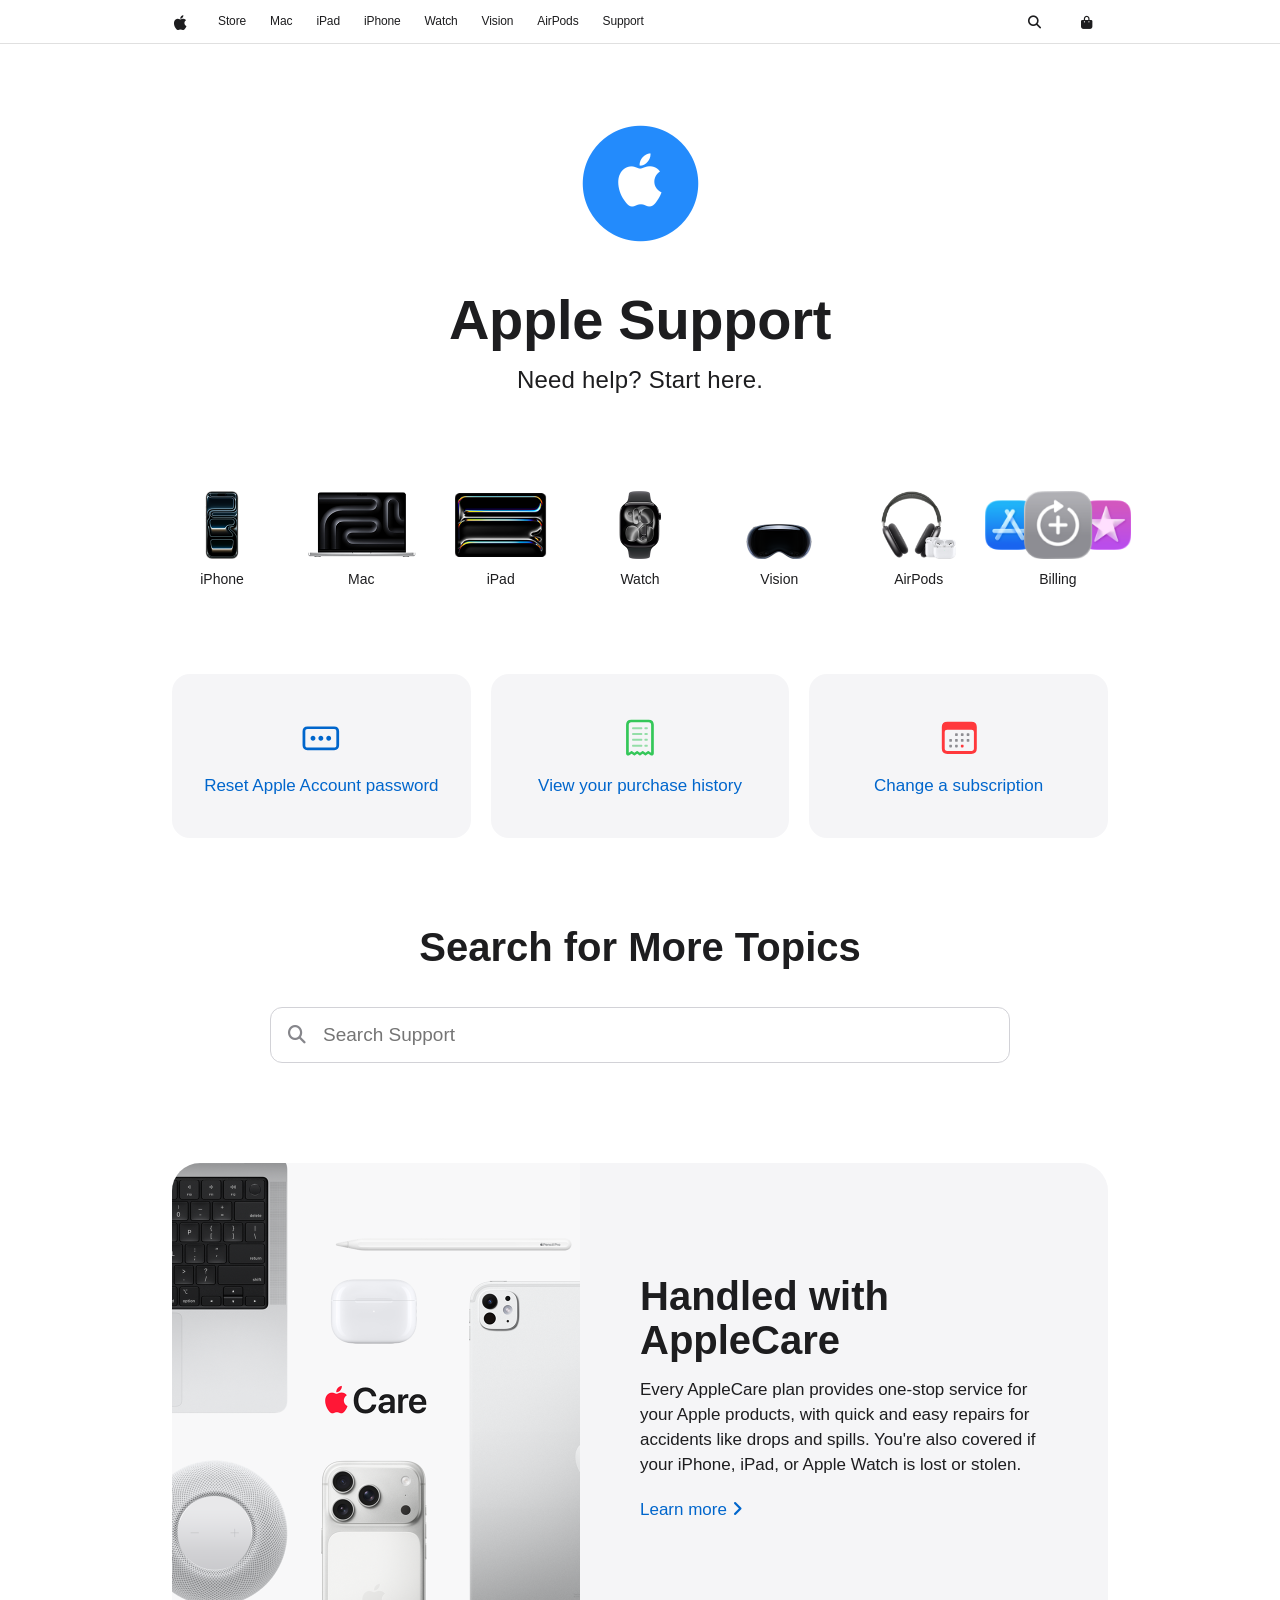
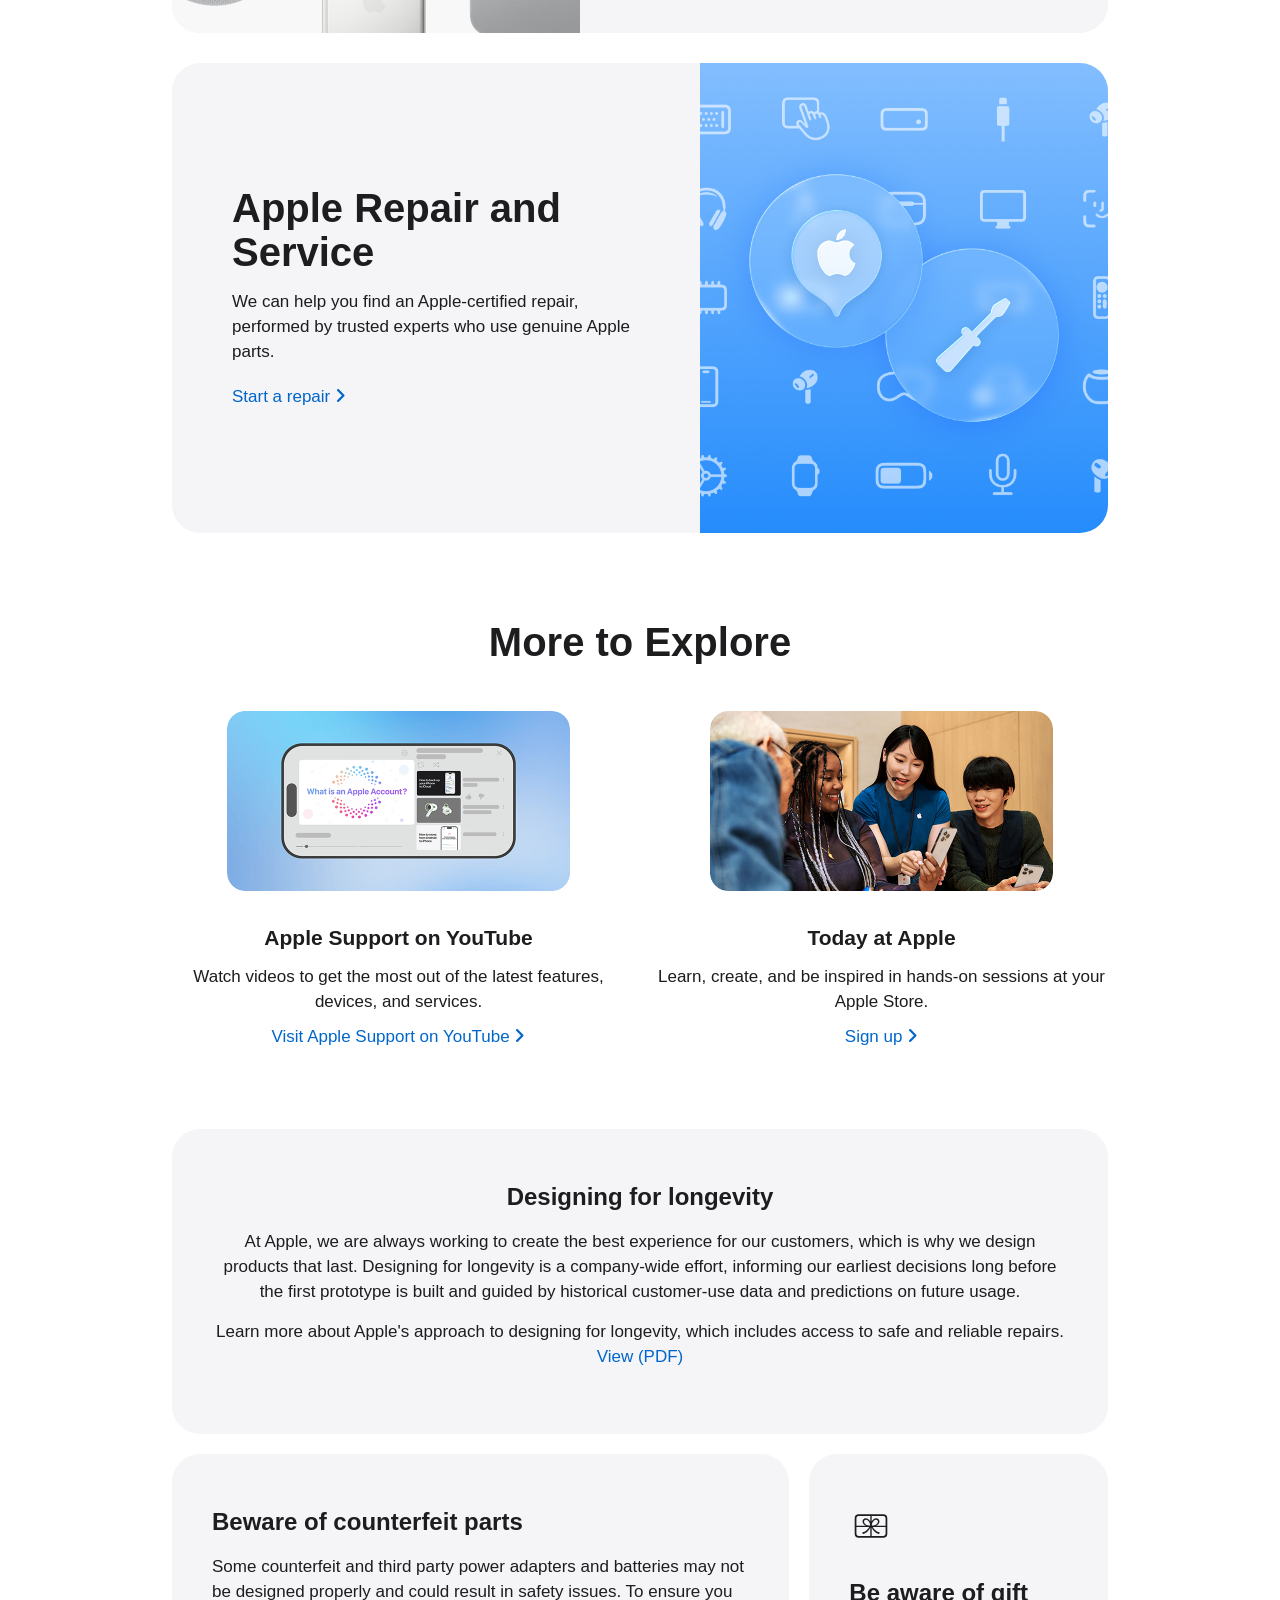
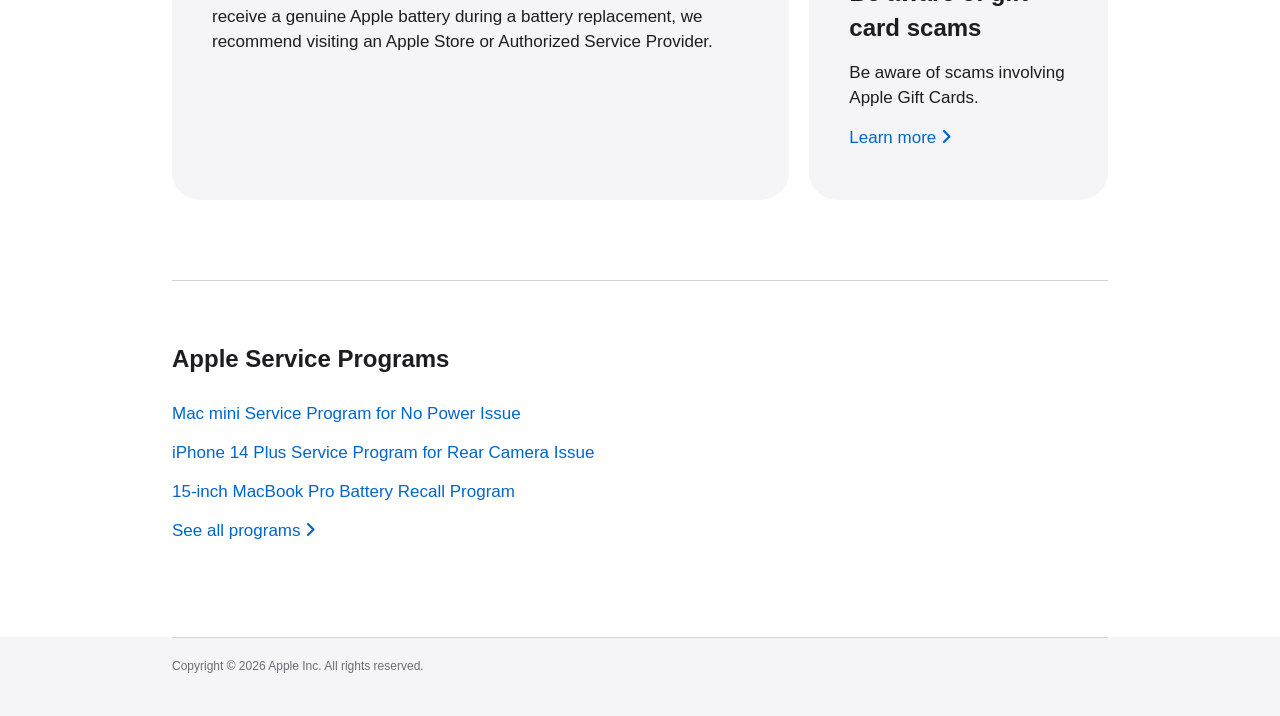
<file: support.html>
<!DOCTYPE html>
<html lang="sv">
<head>
    <meta charset="UTF-8">
    <meta name="viewport" content="width=device-width, initial-scale=1.0">
    <title>Apple Support - Exakta Mått</title>
    <link rel="stylesheet" href="https://cdnjs.cloudflare.com/ajax/libs/font-awesome/6.4.0/css/all.min.css">
    
    <link rel="stylesheet" href="header.css">
    
    <style>
        /* --- TILLÄGG FÖR ATT INTEGRERA NYA HEADERN UTAN ATT DEN SKROLLAR MED --- */
        .site-header {
            position: absolute !important; /* Gör att den stannar längst upp */
            text-align: left;
            padding: 0;
        }

        .site-header img {
            width: auto;
            height: auto;
            margin-bottom: 0;
        }

        /* Justerar din hjälphjälte-header så den hamnar under navbaren */
        header:not(.site-header) {
            padding: 104px 0 40px; 
        }

        /* --- DIN BEFINTLIGA KOD NEDAN --- */
        :root {
            --bg-gray: #f5f5f7;
            --text-main: #1d1d1f;
            --link-blue: #0066cc;
            --border-color: #d2d2d7;
        }

        body {
            font-family: -apple-system, BlinkMacSystemFont, "SF Pro Text", "SF Pro Icons", "Helvetica Neue", Helvetica, Arial, sans-serif;
            -webkit-font-smoothing: antialiased;
            margin: 0;
            color: var(--text-main);
            line-height: 1.47059;
            background-color: #fff;
        }

        a {
            text-decoration: none;
            color: var(--link-blue);
        }

        a:hover {
            text-decoration: underline;
        }

        ul {
            list-style: none;
            padding: 0;
            margin: 0;
        }

        .container {
            max-width: 980px;
            margin: 0 auto;
            padding: 0 22px;
        }

        header {
            text-align: center;
            padding: 104px 0 40px;
        }

        .hero-logo {
            width: 159px;
            height: 159px;
            margin-bottom: 20px;
        }

        h1 {
            font-size: 56px;
            font-weight: 600;
            letter-spacing: -0.005em;
            line-height: 1.07143;
            margin: 0;
        }

        .intro-text {
            font-size: 24px;
            font-weight: 400;
            letter-spacing: .009em;
            margin-top: 12px;
        }

        .product-grid {
            display: flex; 
            justify-content: space-between;
            margin: 54px 0 85px 0;
            text-align: center;
        }

        .product-item {
            color: var(--text-main);
            display: flex;
            flex-direction: column;
            align-items: center;
            width: 100px;
            transition: opacity 0.3s;
        }

        .product-item:hover { opacity: 0.8; text-decoration: none; }

        .product-item img {
            height: 68px;
            margin-bottom: 12px;
            object-fit: contain;
        }

        .product-item span {
            font-size: 14px;
            font-weight: 400;
            line-height: 1.28571;
        }

        .tiles-grid {
            display: grid;
            grid-template-columns: repeat(3, 1fr); 
            gap: 20px;
            margin-bottom: 80px;
        }

        .tile {
            background-color: var(--bg-gray);
            border-radius: 18px;
            height: 164px;
            display: flex;
            flex-direction: column;
            justify-content: center;
            align-items: center;
            padding: 0 20px;
            text-align: center;
            transition: transform 0.3s cubic-bezier(0, 0, .5, 1);
            box-sizing: border-box;
        }

        .tile:hover { transform: scale(1.02); text-decoration: none; }

        .tile img {
            height: 44px; 
            width: 44px;
            margin-bottom: 15px;
        }

        .tile p {
            font-size: 17px; 
            font-weight: 400;
            margin: 0;
            color: var(--link-blue);
            line-height: 1.23536;
        }

        .search-section {
            text-align: center;
            margin: 60px 0 100px;
        }

        .search-section h2 {
            font-size: 40px;
            font-weight: 600;
            margin-bottom: 30px;
            color: var(--text-main);
            letter-spacing: 0em;
        }

        .search-box {
            position: relative;
            max-width: 740px;
            margin: 0 auto;
        }

        .search-box input {
            width: 100%;
            height: 56px;
            padding: 0 20px 0 52px; 
            font-size: 19px;
            border: 1px solid var(--border-color);
            border-radius: 12px; 
            outline: none;
            box-sizing: border-box;
            background: #fff;
        }

        .search-box i {
            position: absolute;
            left: 18px;
            top: 50%;
            transform: translateY(-50%);
            color: #86868b;
            font-size: 18px;
        }

        .bento-grid {
            display: flex;
            flex-direction: column;
            gap: 30px;
            margin-bottom: 80px;
        }

        .bento-card {
            display: flex;
            background-color: var(--bg-gray);
            border-radius: 28px; 
            overflow: hidden;
            min-height: 470px;
        }

        .bento-img, .bento-text {
            flex: 1; 
        }

        .bento-img img {
            width: 100%;
            height: 100%;
            object-fit: cover;
        }

        .bento-text {
            padding: 60px; 
            display: flex;
            flex-direction: column;
            justify-content: center;
            text-align: left;
        }

        .bento-text h2 {
            font-size: 40px; 
            font-weight: 600;
            letter-spacing: 0em;
            margin: 0 0 15px 0;
            line-height: 1.1;
        }

        .bento-text p {
            font-size: 17px;
            line-height: 1.47059;
            margin: 0 0 20px 0;
        }
        
        .bento-text a {
            font-size: 17px;
            font-weight: 400;
        }

        .explore-section {
            text-align: center;
            margin-bottom: 80px;
        }

        .explore-section h2 {
            font-size: 40px;
            font-weight: 600;
            margin-bottom: 40px;
        }

        .explore-grid {
            display: flex;
            gap: 30px;
        }

        .explore-card {
            flex: 1;
            text-align: center;
        }

        .explore-card img {
            width: 100%;
            max-width: 343px;
            border-radius: 18px;
            margin-bottom: 25px;
        }

        .explore-card h3 {
            font-size: 21px;
            font-weight: 600;
            margin: 0 0 10px 0;
            color: var(--text-main);
        }
        
        .explore-card p, .explore-card a {
            font-size: 17px;
            margin: 0 0 10px 0;
        }

        .info-grid {
            display: grid;
            grid-template-columns: repeat(3, 1fr); 
            gap: 20px;
            margin-bottom: 80px;
        }

        .info-card {
            background-color: var(--bg-gray);
            border-radius: 28px;
            padding: 50px 40px;
            text-align: left;
        }

        .info-card h3 {
            font-size: 24px;
            font-weight: 600;
            margin: 0 0 15px 0;
        }

        .info-card p, .info-card a {
            font-size: 17px;
            margin: 0 0 15px 0;
        }

        .giftcard-icon {
            height: 44px;
            margin-bottom: 20px;
        }

        .span-3 { grid-column: span 3; text-align: center; } 
        .span-2 { grid-column: span 2; } 
        .span-1 { grid-column: span 1; } 

        .service-programs {
            border-top: 1px solid var(--border-color);
            padding: 60px 0;
            margin-bottom: 20px;
        }

        .service-programs h2 {
            font-size: 24px;
            font-weight: 600;
            margin: 0 0 25px 0;
        }

        .service-programs li {
            margin-bottom: 14px;
        }

        .service-programs a {
            font-size: 17px;
        }

        footer {
            background-color: var(--bg-gray);
            padding: 0 0 40px 0;
            font-size: 12px;
            color: #6e6e73;
        }

        .footer-breadcrumbs {
            padding: 17px 0;
            border-bottom: 1px solid var(--border-color);
            margin-bottom: 20px;
            color: var(--text-main);
            font-size: 12px;
        }

        .footer-breadcrumbs i.fa-apple {
            font-size: 14px;
        }

        .footer-breadcrumbs i.fa-angle-right {
            font-size: 10px;
            margin: 0 10px;
            color: #86868b;
        }

        .footer-directory {
            display: grid;
            grid-template-columns: repeat(4, 1fr);
            gap: 20px;
            padding-bottom: 20px;
        }

        .footer-column h3 {
            font-size: 12px;
            color: var(--text-main);
            margin: 0 0 10px 0;
            font-weight: 600;
        }

        .footer-column li {
            margin-bottom: 6px;
        }

        .footer-column a {
            color: #424245; 
        }
        
        .footer-legal {
            margin-top: 20px;
            padding-top: 20px;
            border-top: 1px solid var(--border-color);
            display: flex;
            justify-content: space-between;
            align-items: center;
            flex-wrap: wrap;
            gap: 15px;
        }

        .footer-legal-links a {
            color: #424245;
            margin-right: 15px;
            border-right: 1px solid var(--border-color);
            padding-right: 15px;
        }

        .footer-legal-links a:last-child {
            border-right: none;
        }

        .footer-locale {
            color: #424245;
            font-weight: 400;
        }

        @media (max-width: 768px) {
            h1 { font-size: 40px; }
            .product-grid { 
                gap: 20px; 
                justify-content: flex-start;
                overflow-x: auto;
                padding-bottom: 20px;
            }
            .tiles-grid { grid-template-columns: 1fr; }
            .tile { height: auto; padding: 40px 20px; }
            
            .bento-card { flex-direction: column; }
            .bento-text { padding: 40px 20px; }
            .explore-grid { flex-direction: column; align-items: center;}
            
            .info-grid { grid-template-columns: 1fr; }
            .span-3, .span-2, .span-1 { grid-column: span 1; text-align: left; } 
            .footer-directory { grid-template-columns: repeat(2, 1fr); } 
            .footer-legal { flex-direction: column; align-items: flex-start; }
        }
    </style>
</head>
<body>

    <header class="site-header">
        <nav class="nav-bar" aria-label="Huvudnavigation">
          <div class="nav-inner">
            <a href="#" class="nav-logo" aria-label="Apple startsida">
              <i class="fa-brands fa-apple"></i>
            </a>
            <button class="nav-hamburger" aria-label="Öppna meny" aria-expanded="false" id="hamburger">
              <span></span><span></span><span></span>
            </button>
            <ul class="nav-links" id="nav-links">
              <li class="nav-item"><a href="#" class="nav-link">Store</a></li>
              <li class="nav-item"><a href="#" class="nav-link">Mac</a></li>
              <li class="nav-item"><a href="#" class="nav-link">iPad</a></li>
              <li class="nav-item"><a href="#" class="nav-link">iPhone</a></li>
              <li class="nav-item"><a href="#" class="nav-link">Watch</a></li>
              <li class="nav-item"><a href="#" class="nav-link">Vision</a></li>
              <li class="nav-item"><a href="#" class="nav-link">AirPods</a></li>
              <li class="nav-item"><a href="#" class="nav-link">Support</a></li>
            </ul>
            <div class="nav-icons">
              <a href="#" class="nav-icon-link"><i class="fa-solid fa-magnifying-glass"></i></a>
              <a href="#" class="nav-icon-link"><i class="fa-solid fa-bag-shopping"></i></a>
            </div>
          </div>
        </nav>
        <button class="nav-close" aria-label="Stäng meny" id="close-btn"><i class="fa-solid fa-xmark"></i></button>
    </header>
    <header>
        <div class="container">
            <img src="supportImages/support-home-apple-logo-circle-blue.png" alt="Logo" class="hero-logo">
            <h1>Apple Support</h1>
            <p class="intro-text">Need help? Start here.</p>
        </div>
    </header>

    <main class="container">
        
        <section class="product-grid">
            <a href="#" class="product-item">
                <img src="supportImages/image-grid-iphone-nav_2x.png" alt="iPhone">
                <span>iPhone</span>
            </a>
            <a href="#" class="product-item">
                <img src="supportImages/image-grid-mac-nav_2x.png" alt="Mac">
                <span>Mac</span>
            </a>
            <a href="#" class="product-item">
                <img src="supportImages/image-grid-ipad-tn_2x.png" alt="iPad">
                <span>iPad</span>
            </a>
            <a href="#" class="product-item">
                <img src="supportImages/image-grid-watch_2x.png" alt="Watch">
                <span>Watch</span>
            </a>
            <a href="#" class="product-item">
                <img src="supportImages/image-grid-apple-vision-pro_2x.png" alt="Vision">
                <span>Vision</span>
            </a>
            <a href="#" class="product-item">
                <img src="supportImages/image-grid-airpods_2x.png" alt="AirPods">
                <span>AirPods</span>
            </a>
            <a href="#" class="product-item">
                <img src="supportImages/image-grid-billing-subscriptions-nav_2x.png" alt="Billing">
                <span>Billing</span>
            </a>
        </section>

        <section class="tiles-grid">
            <a href="#" class="tile">
                <img src="supportImages/icon-apple-account-password-open.svg" alt="Password">
                <p>Reset Apple Account password</p>
            </a>
            <a href="#" class="tile">
                <img src="supportImages/icon-receipt-purchase-history.svg" alt="History">
                <p>View your purchase history</p>
            </a>
            <a href="#" class="tile">
                <img src="supportImages/icon-calendar-subscription.svg" alt="Subscription">
                <p>Change a subscription</p>
            </a>
        </section>

        <section class="search-section">
            <h2>Search for More Topics</h2>
            <div class="search-box">
                <i class="fa-solid fa-magnifying-glass"></i>
                <input type="text" placeholder="Search Support">
            </div>
        </section>

        <section class="bento-grid">
            <div class="bento-card">
                <div class="bento-img">
                    <img src="supportImages/tile-side-applecare.image.large_2x.png" alt="AppleCare">
                </div>
                <div class="bento-text">
                    <h2>Handled with<br>AppleCare</h2>
                    <p>Every AppleCare plan provides one-stop service for your Apple products, with quick and easy repairs for accidents like drops and spills. You're also covered if your iPhone, iPad, or Apple Watch is lost or stolen.</p>
                    <a href="#">Learn more <i class="fa-solid fa-angle-right"></i></a>
                </div>
            </div>

            <div class="bento-card">
                <div class="bento-text">
                    <h2>Apple Repair and<br>Service</h2>
                    <p>We can help you find an Apple-certified repair, performed by trusted experts who use genuine Apple parts.</p>
                    <a href="#">Start a repair <i class="fa-solid fa-angle-right"></i></a>
                </div>
                <div class="bento-img">
                    <img src="supportImages/tile-feature-repair-and-service.image.large_2x.png" alt="Repair">
                </div>
            </div>
        </section>

        <section class="explore-section">
            <h2>More to Explore</h2>
            <div class="explore-grid">
                <div class="explore-card">
                    <img src="supportImages/tile-feature-round-youtube.png" alt="YouTube">
                    <h3>Apple Support on YouTube</h3>
                    <p>Watch videos to get the most out of the latest features, devices, and services.</p>
                    <a href="#">Visit Apple Support on YouTube <i class="fa-solid fa-angle-right"></i></a>
                </div>
                <div class="explore-card">
                    <img src="supportImages/tile-feature-round-todayatapple.png" alt="Today at Apple">
                    <h3>Today at Apple</h3>
                    <p>Learn, create, and be inspired in hands-on sessions at your Apple Store.</p>
                    <a href="#">Sign up <i class="fa-solid fa-angle-right"></i></a>
                </div>
            </div>
        </section>

        <section class="info-grid">
            <div class="info-card span-3">
                <h3>Designing for longevity</h3>
                <p>At Apple, we are always working to create the best experience for our customers, which is why we design products that last. Designing for longevity is a company-wide effort, informing our earliest decisions long before the first prototype is built and guided by historical customer-use data and predictions on future usage.</p>
                <p>Learn more about Apple's approach to designing for longevity, which includes access to safe and reliable repairs. <a href="#">View (PDF)</a></p>
            </div>
            
            <div class="info-card span-2">
                <h3>Beware of counterfeit parts</h3>
                <p>Some counterfeit and third party power adapters and batteries may not be designed properly and could result in safety issues. To ensure you receive a genuine Apple battery during a battery replacement, we recommend visiting an Apple Store or Authorized Service Provider.</p>
            </div>

            <div class="info-card span-1">
                <img src="supportImages/nav-icon-giftcard_2x.svg" alt="Gift Card" class="giftcard-icon">
                <h3>Be aware of gift card scams</h3>
                <p>Be aware of scams involving Apple Gift Cards.</p>
                <a href="#">Learn more <i class="fa-solid fa-angle-right"></i></a>
            </div>
        </section>

        <section class="service-programs">
            <h2>Apple Service Programs</h2>
            <ul>
                <li><a href="#">Mac mini Service Program for No Power Issue</a></li>
                <li><a href="#">iPhone 14 Plus Service Program for Rear Camera Issue</a></li>
                <li><a href="#">15-inch MacBook Pro Battery Recall Program</a></li>
                <li><a href="#">See all programs <i class="fa-solid fa-angle-right"></i></a></li>
            </ul>
        </section>

    </main>

    <footer>
        <div class="container">
            <div class="footer-legal">
                <div class="copyright">
                    Copyright © 2026 Apple Inc. All rights reserved.
                </div>
            </div>
        </div>
    </footer>

    <script>
        const hamburger = document.getElementById('hamburger');
        const closeBtn = document.getElementById('close-btn');
        const navLinks = document.getElementById('nav-links');

        hamburger.addEventListener('click', () => {
          navLinks.classList.add('open');
          hamburger.setAttribute('aria-expanded', 'true');
        });

        closeBtn.addEventListener('click', () => {
          navLinks.classList.remove('open');
          hamburger.setAttribute('aria-expanded', 'false');
        });
    </script>
</body>
</html>
</file>
<file: header.css>
/* =============================================
   header.css – Apple.com navigering
   Återskapar: apple.com startsida (header)
   ============================================= */

/* ---------- Reset & bas ---------- */
*, *::before, *::after {
  box-sizing: border-box;
  margin: 0;
  padding: 0;
  letter-spacing: inherit;
}

body {
  font-family: -apple-system, BlinkMacSystemFont, 'SF Pro Text', 'Helvetica Neue', Arial, sans-serif;
  min-height: 100vh;
  background: #f5f5f7;
  margin: 0;
  padding: 0;
}

/* ---------- Header-wrapper ---------- */
.site-header {
  position: fixed;
  top: 0;
  left: 0;
  right: 0;
  z-index: 1000;
}

/* ---------- Navbar ---------- */
.nav-bar {
  height: 44px;
  background: rgba(255, 255, 255, 0.85);
  backdrop-filter: saturate(180%) blur(20px);
  -webkit-backdrop-filter: saturate(180%) blur(20px);
  border-bottom: 1px solid rgba(0, 0, 0, 0.12);
  position: relative;
  z-index: 200;
}

/* Innerbredd max 980px, centrerad */
.nav-inner {
  max-width: 980px;
  margin: 0 auto;
  height: 44px;
  display: flex;
  align-items: center;
  gap: 8px;
  padding: 0 22px;
}

/* ---------- Logotyp (Apple-ikon) ---------- */
.nav-logo {
  color: #1d1d1f;
  font-size: 17px;
  text-decoration: none;
  display: flex;
  align-items: center;
  justify-content: center;
  flex-shrink: 0;
  transition: opacity 0.15s;
  width: 44px;
  height: 44px;
  margin: 0;
  padding: 0;
  margin-left: -14px;
}

.nav-logo:hover {
  opacity: 0.5;
}

/* ---------- Navigeringslänkar (desktop) ---------- */
.nav-links {
  list-style: none;
  display: flex;
  align-items: center;
  gap: 8px;
  margin: 0;
  padding: 0;
}

.nav-item {
  position: static; /* dropdown spänner hela bredden */
}

.nav-link {
  display: flex;
  align-items: center;
  justify-content: center;
  font-size: 12px;
  line-height: 1.33333;
  font-weight: 400;
  color: #1d1d1f;
  text-decoration: none;
  padding: 0 8px;
  height: 44px;
  white-space: nowrap;
  transition: color 0.15s cubic-bezier(0.28, 0.11, 0.32, 1);
  letter-spacing: -0.01em;
}

.nav-link:hover {
  color: rgba(0, 0, 0, 0.5);
}

.nav-link:focus-visible {
  outline: 2px solid #0071e3;
  outline-offset: 1px;
}

/* ---------- Ikon-knappar (sök + varukorg) ---------- */
.nav-icons {
  display: flex;
  align-items: center;
  gap: 8px;
  flex-shrink: 0;
  margin-left: auto;
}

.nav-icon-link {
  color: #1d1d1f;
  font-size: 13px;
  text-decoration: none;
  padding: 0;
  display: flex;
  align-items: center;
  justify-content: center;
  width: 44px;
  height: 44px;
  transition: color 0.2s cubic-bezier(0.28, 0.11, 0.32, 1);
  -webkit-tap-highlight-color: rgba(0, 0, 0, 0);
}

.nav-icon-link:hover {
  color: #1d1d1f;
}

.nav-icon-link:focus-visible {
  outline: 2px solid #0071e3;
  outline-offset: 1px;
}

/* ---------- Hamburger-knapp (dold på desktop) ---------- */
.nav-hamburger {
  display: none;
  flex-direction: column;
  justify-content: space-between;
  width: 18px;
  height: 11px;
  background: none;
  border: none;
  cursor: pointer;
  padding: 0;
  position: relative;
}

.nav-hamburger span {
  display: block;
  width: 18px;
  height: 1.5px;
  background: #1d1d1f;
  border-radius: 2px;
  transition: transform 0.3s ease, opacity 0.3s ease;
  transform-origin: center;
}

/* =============================================
   DROPDOWN-MENY
   ============================================= */

.dropdown {
  /* Startläge: dold */
  position: fixed;
  top: 44px;               /* direkt under navbaren */
  left: 0;
  right: 0;
  background: rgba(255, 255, 255, 0.95);
  backdrop-filter: saturate(180%) blur(20px);
  -webkit-backdrop-filter: saturate(180%) blur(20px);
  border-bottom: 1px solid rgba(0, 0, 0, 0.12);

  /* Animation */
  opacity: 0;
  pointer-events: none;
  transform: translateY(-6px);
  transition: opacity 0.25s ease, transform 0.25s ease;
}

/* Expandera vid hover på nav-item */
.nav-item.has-dropdown:hover .dropdown {
  opacity: 1;
  pointer-events: auto;
  transform: translateY(0);
}

/* Innerbredd matchar navbaren */
.dropdown-inner {
  max-width: 980px;
  margin: 0 auto;
  padding: 28px 20px 36px;
  display: flex;
  gap: 40px;
}

/* ---------- Dropdown-kolumner ---------- */
.dropdown-col {
  min-width: 180px;
}

.dropdown-heading {
  font-size: 12px;
  font-weight: 500;
  color: #6e6e73;
  margin-bottom: 14px;
  letter-spacing: 0.01em;
}

.dropdown-col ul {
  list-style: none;
  display: flex;
  flex-direction: column;
  gap: 8px;
}

/* Vanlig dropdown-länk */
.dropdown-link {
  font-size: 14px;
  font-weight: 400;
  color: #1d1d1f;
  text-decoration: none;
  transition: color 0.15s;
}

.dropdown-link:hover {
  color: #0071e3;
}

/* Stor version (kolumn 1 – produktnamn) */
.dropdown-link.large {
  font-size: 21px;
  font-weight: 600;
  letter-spacing: -0.02em;
  color: #1d1d1f;
}

.dropdown-link.large:hover {
  color: #0071e3;
}

/* =============================================
   RESPONSIVITET
   Tablet: ≤ 768px
   Mobil:  ≤ 480px
   ============================================= */

/* ---------- Tablet ---------- */
@media (max-width: 768px) {

  /* Göm länktexterna, visa hamburger */
  .nav-links {
    display: none;
    flex-direction: column;
    align-items: flex-start;
    position: fixed;
    top: 44px;
    left: 0;
    right: 0;
    width: 100%;
    background: rgba(255, 255, 255, 0.99);
    backdrop-filter: blur(20px);
    padding: 0;
    gap: 0;
    z-index: 150;
    overflow-y: auto;
    max-height: calc(100vh - 44px);
  }

  /* Öppen meny via JS-klass */
  .nav-links.open {
    display: flex;
  }

  .nav-hamburger {
    display: flex;
    margin-left: auto;
    z-index: 300;
  }

  .nav-hamburger.active span:nth-child(1) {
    transform: rotate(45deg) translate(6px, 6px);
  }

  .nav-hamburger.active span:nth-child(2) {
    transform: rotate(-45deg) translate(5px, -5px);
  }

  .nav-item {
    width: 100%;
    padding: 0;
    margin: 0;
    border-bottom: none;
  }

  .nav-link {
    font-size: 17px;
    font-weight: 400;
    line-height: 44px;
    padding: 0 20px;
    color: #1d1d1f;
    display: flex;
    align-items: center;
    justify-content: space-between;
    text-decoration: none;
    white-space: normal;
    position: relative;
  }

  .nav-link:hover::after {
    content: '›';
    position: absolute;
    right: 20px;
    font-size: 24px;
    color: #1d1d1f;
  }

  .nav-link:active {
    background: rgba(0, 0, 0, 0.05);
  }

  /* Göm dropdown i mobilvyn */
  .dropdown {
    display: none;
  }

  .nav-icons {
    display: flex;
    align-items: center;
    gap: 5px;
    flex-shrink: 0;
    position: fixed;
    top: 0px;
    right: 50px;
    z-index: 1000;
  }

  /* Close-knapp styling */
  .nav-close {
    position: fixed;
    top: 10px;
    right: 16px;
    background: none;
    border: none;
    cursor: pointer;
    font-size: 22px;
    color: #1d1d1f;
    z-index: 160;
    padding: 4px;
    width: 28px;
    height: 28px;
    display: none !important;
    align-items: center;
    justify-content: center;
    transition: opacity 0.15s;
    line-height: 1;
  }

  .nav-links.open ~ .nav-close {
    display: flex !important;
  }

  .nav-close:hover {
    opacity: 0.7;
  }

  .nav-close:active {
    opacity: 0.5;
  }
}

/* ---------- Mobil ---------- */
@media (max-width: 480px) {
  .nav-inner {
    padding: 0 14px;
  }

  .nav-link {
    font-size: 16px;
  }

  .nav-icons {
    display: flex;
    align-items: center;
    justify-content: center;
    gap: 8px;
    margin-left: 0;
    flex-shrink: 0;
  }

  .nav-icon-link {
    font-size: 12px;
    padding: 0;
    width: 44px;
    height: 44px;
    display: flex;
    align-items: center;
    justify-content: center;
  }
}

/* Desktop: visa X endast när behövligt */
@media (min-width: 769px) {
  .nav-close {
    display: none !important;
  }
}
</file>
<file: style.css>
/* ===== CSS Variables & Theme System ===== */
:root {
    --sk-glyph: rgb(0, 0, 0);
    --sk-glyph-gray: rgb(29, 29, 31);
    --sk-glyph-gray-secondary: rgb(110, 110, 115);
    --sk-glyph-blue: rgb(0, 102, 204);
    --sk-fill: rgb(255, 255, 255);
    --sk-fill-tertiary: #f5f5f7;
    --sk-fill-gray: rgb(29, 29, 31);
    --sk-fill-blue: rgb(0, 113, 227);
    --sk-body-text-color: rgb(29, 29, 31);
    --sk-headline-text-color: rgb(29, 29, 31);
    --sk-body-background-color: #fff;
    --sk-body-link-color: rgb(0, 102, 204);
    --sk-focus-color: #0071e3;
    --sk-button-background: rgb(0, 113, 227);
    --sk-button-background-hover: #0076DF;
    --sk-button-background-active: #006EDB;
}

/* ===== Reset ===== */
* { margin: 0; padding: 0; box-sizing: border-box; }
html { scroll-behavior: smooth; font-size: 106.25%; }
body {
    font-family: "SF Pro Text", "SF Pro Icons", -apple-system, BlinkMacSystemFont, "Helvetica Neue", Helvetica, Arial, sans-serif;
    background-color: var(--sk-body-background-color);
    color: var(--sk-body-text-color);
    font-size: 17px;
    line-height: 1.4705882353;
    font-weight: 400;
    letter-spacing: -0.022em;
    -webkit-font-smoothing: antialiased;
}
main { padding-top: 44px; max-width: 2560px; margin: 0 auto; background-color: #fff; }

/* ===== Section Layout ===== */
.section {
    display: grid;
    grid-template-columns: 1fr 1fr;
    gap: 12px;
    text-align: center;
    margin-bottom: 12px;
    background-color: #fff;
    padding: 0 12px;
}
.section-hero {
    grid-template-columns: 1fr;
    margin: 0 0 12px 0;
    padding: 0;
}
.section-hero .tile-wrapper {
    grid-column: 1 / -1;
    min-height: 692px;
    background-color: #f5f5f7;
    border-radius: 0;
}
.tile-wrapper {
    position: relative;
    display: flex;
    justify-content: center;
    background-color: #f5f5f7;
    overflow: hidden;
    padding: 0;
    min-height: 580px;
}
.tile-link {
    position: absolute;
    inset: 0;
    z-index: 3;
    text-decoration: none;
}

/* ===== Typografi ===== */
.tile-content {
    position: absolute;
    top: 60px;
    left: 50%;
    transform: translateX(-50%);
    z-index: 2;
    text-align: center;
    width: 90%;
    max-width: 600px;
}
.tile-copy-wrapper { margin-bottom: 24px; }
.tile-headline {
    font-size: 56px;
    line-height: 1.0714285714;
    font-weight: 600;
    letter-spacing: -0.015em;
    font-family: "SF Pro Display", "SF Pro Icons", "Helvetica Neue", Helvetica, Arial, sans-serif;
    color: #1d1d1f;
    margin: 0 0 8px 0;
}
.tile-subhead {
    font-size: 28px;
    line-height: 1.1428571429;
    font-weight: 400;
    letter-spacing: -0.016em;
    font-family: "SF Pro Text", "SF Pro Icons", "Helvetica Neue", Helvetica, Arial, sans-serif;
    color: #1d1d1f;
    margin: 0;
}

/* ===== Knappar – enhetliga ===== */
.button, .button-elevated {
    font-size: 17px;
    line-height: 1.17648;
    font-weight: 400;
    letter-spacing: -0.022em;
    font-family: "SF Pro Text", "SF Pro Icons", "Helvetica Neue", Helvetica, Arial, sans-serif;
    background: rgb(0, 113, 227);
    color: #fff;
    padding: 8px 16px;
    border-radius: 980px;
    border: none;
    cursor: pointer;
    display: inline-block;
    text-align: center;
    text-decoration: none;
    white-space: nowrap;
    transition: all 0.3s ease;
}
.section-hero .button, .section-hero .button-elevated {
    padding: 11px 22px;
    font-size: 17px;
}
.section-promo .button, .section-promo .button-elevated {
    padding: 8px 16px;
    font-size: 14px;
}
.button-secondary {
    background: transparent;
    color: rgb(0, 102, 204);
    border: 1px solid rgb(0, 102, 204);
}
.button-secondary:hover {
    background: rgb(0, 102, 204) !important;
    color: #fff;
    transform: scale(1.02);
    box-shadow: 0 4px 12px rgba(0, 102, 204, 0.3);
}
.button:hover, .button-elevated:hover {
    background: #0076DF !important;
    text-decoration: none;
}

/* ===== Hero Image ===== */
.tile-image-wrapper {
    position: absolute;
    inset: 0;
    z-index: 0;
}
.tile-image-wrapper img {
    width: 100%;
    height: 100%;
    object-fit: cover;
    position: absolute;
    top: 0;
    left: 0;
}

/* ===== Promo Section ===== */
.section-promo {
    max-width: 2560px;
    margin: 0 0 12px 0;
    display: grid;
    grid-template-columns: repeat(2, 1fr);
    gap: 12px;
    padding: 0 12px;
    background-color: #fff;
}
.section-promo .tile-wrapper {
    min-height: 580px;
    border-radius: 0;
    overflow: hidden;
    background-color: #f5f5f7;
}
.section-promo .tile-content { top: 48px; }
.section-promo .tile-headline { font-size: 40px; line-height: 1.1; font-weight: 700; letter-spacing: -0.003em; }
.section-promo .tile-subhead { font-size: 21px; line-height: 1.2; font-weight: 500; letter-spacing: -0.016em; margin-top: 12px; }
.tile-logo img { height: 40px; width: auto; }
.section-promo .tile-ctas { display: flex; justify-content: center; gap: 16px; margin-top: 32px; }

/* ===== COMMUNITY LETTER – STOR APPLE-LOGGA (dubbelt så stor) ===== */
[data-tile-id="community-letter"] {
    background-color: #f5f5f7;
    display: flex;
    align-items: center;
    justify-content: center;
}
[data-tile-id="community-letter"] .tile-content {
    position: relative;
    top: auto;
    left: auto;
    transform: none;
}
[data-tile-id="community-letter"] .tile-headline.logo-image {
    margin-bottom: 24px;
}
[data-tile-id="community-letter"] .tile-headline.logo-image img {
    width: 100%;
    max-width: 560px;   /* DUBBELT SÅ STOR (var 280px) */
    height: auto;
    display: block;
    margin: 0 auto;
}
[data-tile-id="community-letter"] p.tile-headline {
    font-size: 40px;
    line-height: 1.2;
    font-weight: 600;
    margin-top: 0;
}

/* ===== Endless Entertainment ===== */
.section-endless-entertainment-gallery {
    background-color: #f5f5f7;
    padding: 53px 0 0;
    margin-top: 12px;
}
.media-gallery-headline-container {
    text-align: center;
    margin-bottom: 60px;
    padding-bottom: 40px;
}
.media-gallery-headline {
    font-size: 56px;
    line-height: 1.0714285714;
    font-weight: 600;
    letter-spacing: -0.015em;
}
.entertainment-slider-container {
    display: flex;
    gap: 20px;
    overflow-x: auto;
    scroll-snap-type: x mandatory;
    padding: 0 40px;
    margin-bottom: 40px;
}
.entertainment-large-card {
    flex: 0 0 80%;
    max-width: 980px;
    aspect-ratio: 16/9;
    border-radius: 12px;
    overflow: hidden;
    position: relative;
}
.entertainment-large-card img {
    width: 100%;
    height: 100%;
    object-fit: cover;
}
.entertainment-large-card-info {
    position: absolute;
    bottom: 40px;
    left: 40px;
    display: flex;
    align-items: flex-end;
    gap: 24px;
}
.entertainment-btn-white {
    background: #fff;
    color: #1d1d1f;
    padding: 8px 18px;
    border-radius: 980px;
    text-decoration: none;
    font-weight: 600;
    font-size: 14px;
}
.entertainment-card-text {
    display: flex;
    flex-direction: column;
    gap: 4px;
    color: #fff;
}
.entertainment-card-category { font-weight: 600; font-size: 17px; }
.entertainment-card-desc { font-size: 15px; opacity: 0.8; }

/* Punktnavigation */
.media-gallery-dotnav {
    display: flex;
    justify-content: center;
    gap: 15px;
    margin-top: 30px;
}
.dotnav-items {
    display: flex;
    gap: 12px;
    list-style: none;
}
.dotnav-link {
    display: block;
    width: 8px;
    height: 8px;
    background-color: rgba(0,0,0,0.4);
    border-radius: 50%;
}
.dotnav-item.current .dotnav-link {
    background-color: rgba(0,0,0,0.8);
    transform: scale(1.2);
}
.visuallyhidden {
    position: absolute;
    width: 1px;
    height: 1px;
    margin: -1px;
    overflow: hidden;
}

/* Små kort – horisontell scroll */
.entertainment-small-grid {
    display: flex;
    overflow-x: auto;
    gap: 16px;
    padding: 40px 40px 60px;
    scrollbar-width: thin;
}
.entertainment-small-item {
    flex: 0 0 280px;
    aspect-ratio: 16/10;
    border-radius: 12px;
    overflow: hidden;
    position: relative;
    cursor: pointer;
}
.entertainment-small-item img {
    width: 100%;
    height: 100%;
    object-fit: cover;
}
.entertainment-small-logo {
    position: absolute;
    top: 16px;
    right: 16px;
    background: rgba(0,0,0,0.4);
    backdrop-filter: blur(10px);
    padding: 4px 10px;
    border-radius: 20px;
    color: #fff;
    font-size: 12px;
    z-index: 2;
}
.entertainment-small-content {
    position: absolute;
    bottom: 0;
    left: 0;
    right: 0;
    padding: 20px;
    background: linear-gradient(to top, rgba(0,0,0,0.8), transparent);
    z-index: 2;
}
.entertainment-small-title {
    font-size: 17px;
    font-weight: 600;
    color: #fff;
}
.entertainment-small-footer {
    display: flex;
    justify-content: space-between;
    margin-top: 12px;
}
.entertainment-small-desc {
    font-size: 13px;
    color: #fff;
    opacity: 0.8;
}
.entertainment-small-btn {
    background: rgba(255,255,255,0.25);
    backdrop-filter: blur(10px);
    padding: 6px 14px;
    border-radius: 980px;
    color: #fff;
    text-decoration: none;
    font-size: 12px;
}

/* ===== Responsivt ===== */
@media (max-width: 1068px) {
    .tile-headline { font-size: 48px; }
    .tile-subhead { font-size: 24px; }
    .section-promo .tile-headline { font-size: 32px; }
    .section-promo .tile-subhead { font-size: 19px; }
    .media-gallery-headline { font-size: 48px; }
}
@media (max-width: 734px) {
    .section, .section-promo { grid-template-columns: 1fr; padding: 0 12px; }
    .tile-headline { font-size: 32px; }
    .tile-subhead { font-size: 19px; }
    .section-promo .tile-headline { font-size: 28px; }
    .section-promo .tile-subhead { font-size: 17px; }
    .entertainment-large-card { flex: 0 0 90%; }
    .entertainment-small-item { flex: 0 0 240px; }
    [data-tile-id="community-letter"] .tile-headline.logo-image img { max-width: 400px; } /* fortfarande stor på mobil */
}
@media (max-width: 480px) {
    .tile-headline { font-size: 28px; }
    .entertainment-small-item { flex: 0 0 200px; }
    [data-tile-id="community-letter"] .tile-headline.logo-image img { max-width: 280px; }
    
    /* Knappar på mobil */
    .tile-ctas {
        display: flex;
        flex-direction: row;
        justify-content: center;
        align-items: center;
        gap: 12px;
        flex-wrap: wrap;
        margin-top: 20px;
    }
    
    .button, .button-elevated, .button-secondary {
        padding: 8px 14px;
        font-size: 14px;
        white-space: nowrap;
    }
    
    .section-hero .button, .section-hero .button-elevated {
        padding: 8px 14px;
        font-size: 14px;
    }
}

/* ===== APPLE FOOTER (ac-gf) ===== */
.ac-gf {
    background: #f5f5f7;
    border-top: 1px solid #d2d2d7;
    color: #1d1d1f;
    font-size: 12px;
    line-height: 1.33333;
    font-family: "SF Pro Text", "SF Pro Icons", -apple-system, BlinkMacSystemFont, "Helvetica Neue", Helvetica, Arial, sans-serif;
}

.ac-gf-content {
    max-width: 980px;
    margin: 0 auto;
    padding: 0 22px;
}

/* Hidden label */
.ac-gf-label {
    position: absolute;
    clip: rect(1px, 1px, 1px, 1px);
    -webkit-clip-path: inset(0 0 99.9% 99.9%);
    clip-path: inset(0 0 99.9% 99.9%);
    overflow: hidden;
    height: 1px;
    width: 1px;
    padding: 0;
    border: 0;
}

/* Sosumi (small print) */
.ac-gf-sosumi {
    padding: 20px 0;
    font-size: 11px;
    line-height: 1.45454;
    color: #666;
    border-bottom: 1px solid #d2d2d7;
}

.ac-gf-sosumi ol,
.ac-gf-sosumi ul {
    list-style: none;
    margin: 0;
    padding: 0;
}

.ac-gf-sosumi li {
    margin-bottom: 8px;
}

.ac-gf-sosumi a {
    color: #1d1d1f;
    text-decoration: none;
}

.ac-gf-sosumi a:hover {
    text-decoration: underline;
}

/* Directory (main footer links) */
.ac-gf-directory {
    display: grid;
    grid-template-columns: repeat(5, 1fr);
    gap: 22px;
    padding: 20px 0;
    border-bottom: 1px solid #d2d2d7;
}

.ac-gf-directory-column {
    display: flex;
    flex-direction: column;
    gap: 16px;
}

.ac-gf-directory-column-section h3 {
    font-size: 12px;
    font-weight: 600;
    line-height: 1.33333;
    color: #1d1d1f;
    margin: 0 0 8px 0;
    letter-spacing: -0.01em;
}

.ac-gf-directory-column-section ul {
    list-style: none;
    margin: 0;
    padding: 0;
}

.ac-gf-directory-column-section li {
    margin-bottom: 8px;
}

.ac-gf-directory-column-section a {
    color: #1d1d1f;
    text-decoration: none;
    font-size: 12px;
    line-height: 1.33333;
    transition: color 0.15s ease;
}

.ac-gf-directory-column-section a:hover {
    color: #1d1d1f;
    text-decoration: underline;
}

/* Footer bottom section */
.ac-gf-footer {
    padding: 16px 0;
    display: flex;
    flex-direction: column;
    gap: 16px;
}

.ac-gf-footer-shop {
    font-size: 12px;
    line-height: 1.33333;
    color: #1d1d1f;
}

.ac-gf-footer-shop a {
    color: #1d1d1f;
    text-decoration: none;
}

.ac-gf-footer-shop a:hover {
    text-decoration: underline;
}

.ac-gf-footer-end {
    display: flex;
    justify-content: space-between;
    align-items: center;
    flex-wrap: wrap;
    gap: 16px;
    padding-top: 12px;
    border-top: 1px solid #d2d2d7;
}

.ac-gf-footer-legal {
    flex: 1;
    display: flex;
    justify-content: space-between;
    align-items: center;
    gap: 16px;
    flex-wrap: wrap;
    font-size: 12px;
    line-height: 1.33333;
}

.ac-gf-footer-legal-copyright {
    color: #666;
    font-size: 12px;
}

.ac-gf-footer-legal-links {
    list-style: none;
    margin: 0;
    padding: 0;
    display: flex;
    gap: 16px;
}

.ac-gf-footer-legal-links li {
    display: inline;
}

.ac-gf-footer-legal-links a {
    color: #1d1d1f;
    text-decoration: none;
    font-size: 12px;
    transition: color 0.15s ease;
}

.ac-gf-footer-legal-links a:hover {
    text-decoration: underline;
}

.ac-gf-footer-locale {
    font-size: 12px;
    line-height: 1.33333;
}

.ac-gf-footer-locale a {
    color: #1d1d1f;
    text-decoration: none;
}

.ac-gf-footer-locale a:hover {
    text-decoration: underline;
}

/* Responsive footer */
@media (max-width: 1068px) {
    .ac-gf-directory {
        grid-template-columns: repeat(4, 1fr);
        gap: 16px;
    }
}

@media (max-width: 734px) {
    .ac-gf-directory {
        grid-template-columns: repeat(2, 1fr);
        gap: 16px;
        padding: 16px 0;
    }
    
    .ac-gf-footer-end {
        flex-direction: column;
        align-items: flex-start;
    }
    
    .ac-gf-footer-legal {
        flex-direction: column;
        align-items: flex-start;
    }
    
    .ac-gf-footer-legal-links {
        flex-direction: column;
        gap: 8px;
    }
}

@media (max-width: 480px) {
    .ac-gf-content {
        padding: 0 16px;
    }
    
    .ac-gf-directory {
        grid-template-columns: 1fr;
        gap: 12px;
        padding: 12px 0;
    }
    
    .ac-gf-directory-column {
        gap: 12px;
    }
    
    .ac-gf-footer {
        padding: 12px 0;
    }
}
</file>
